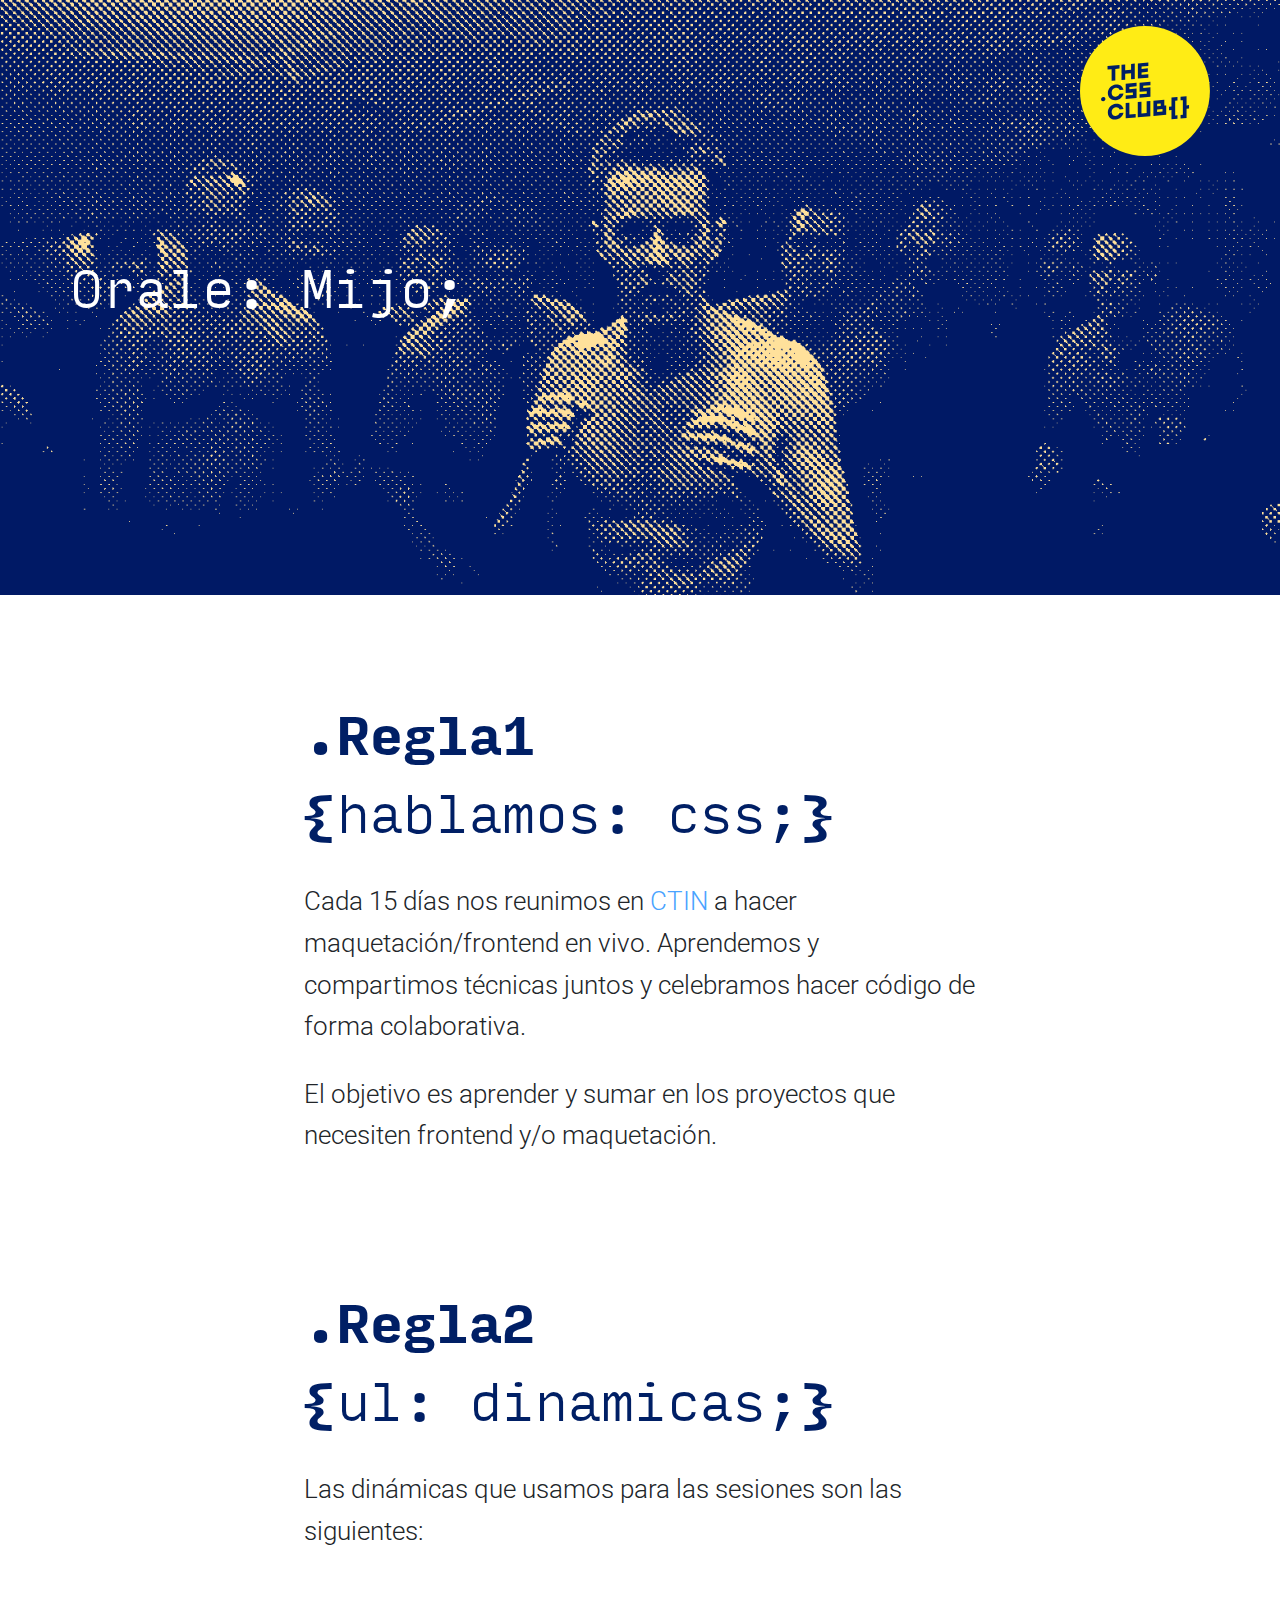
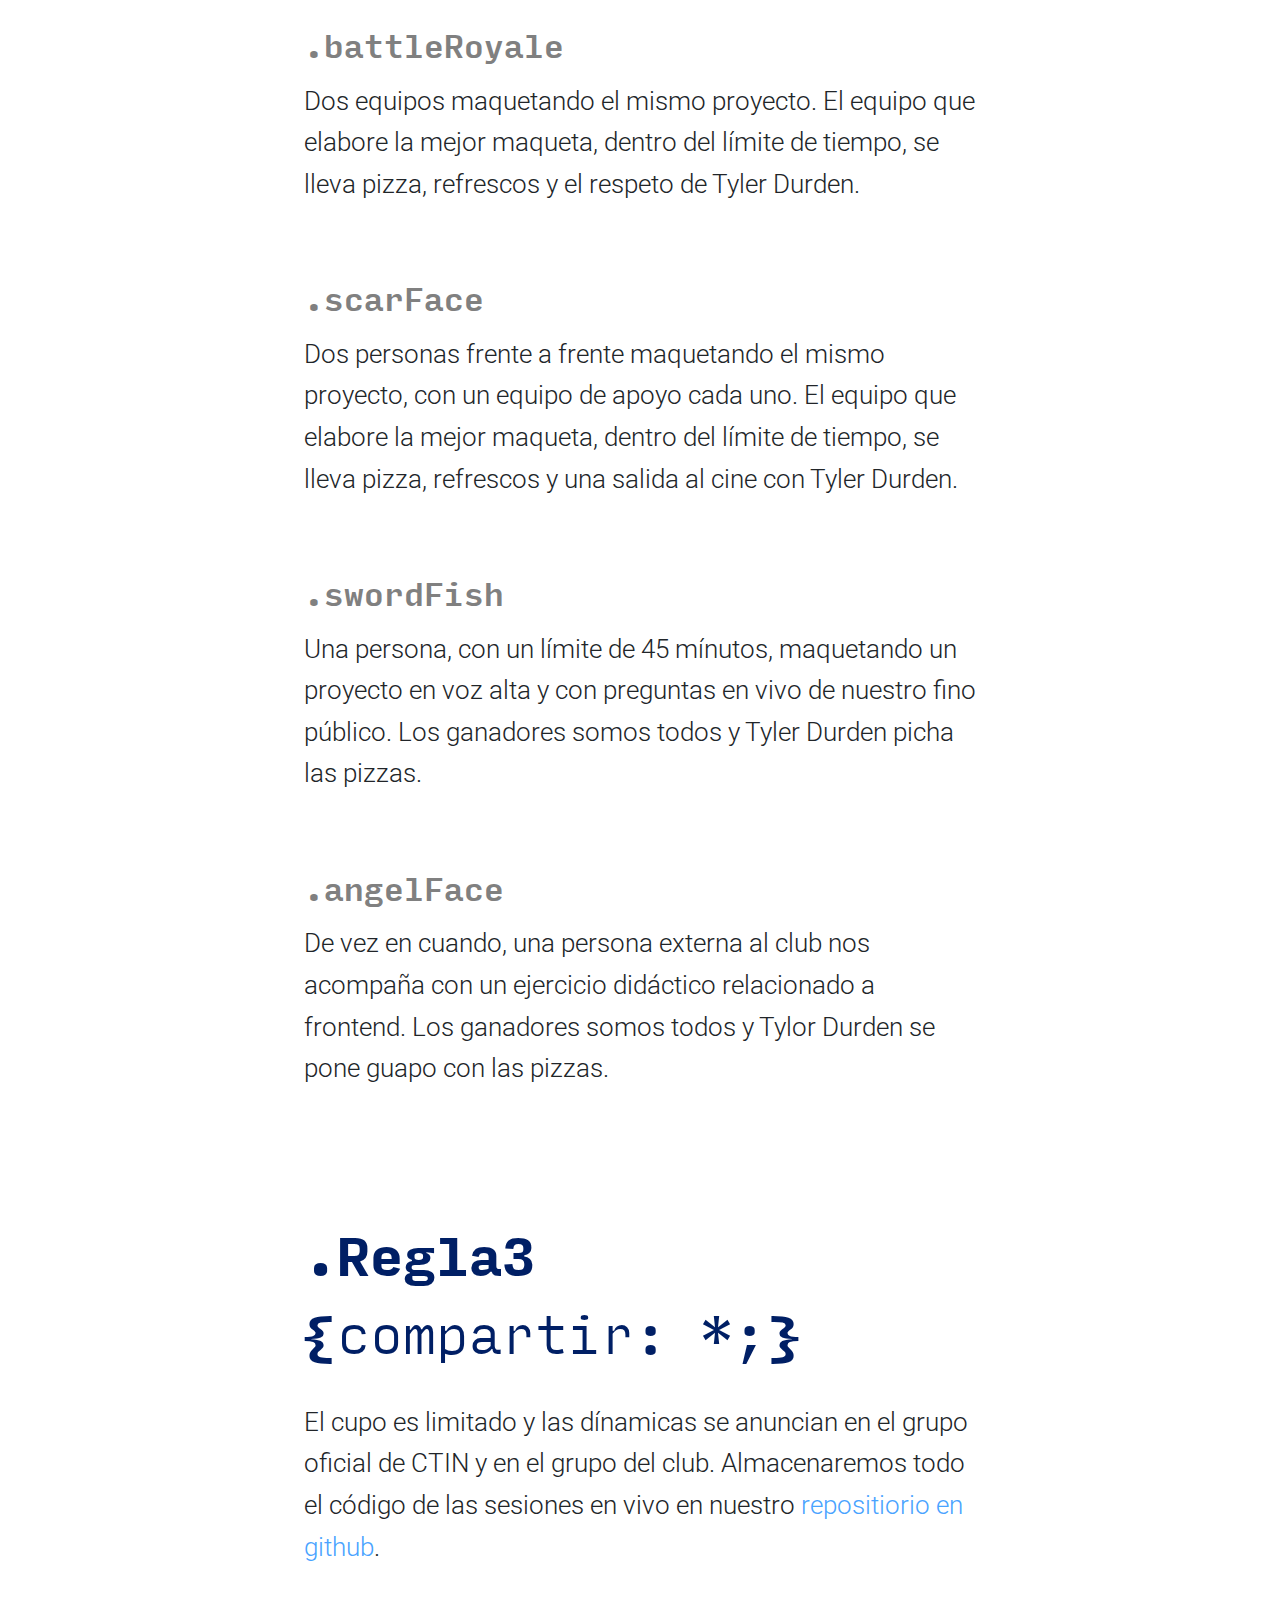
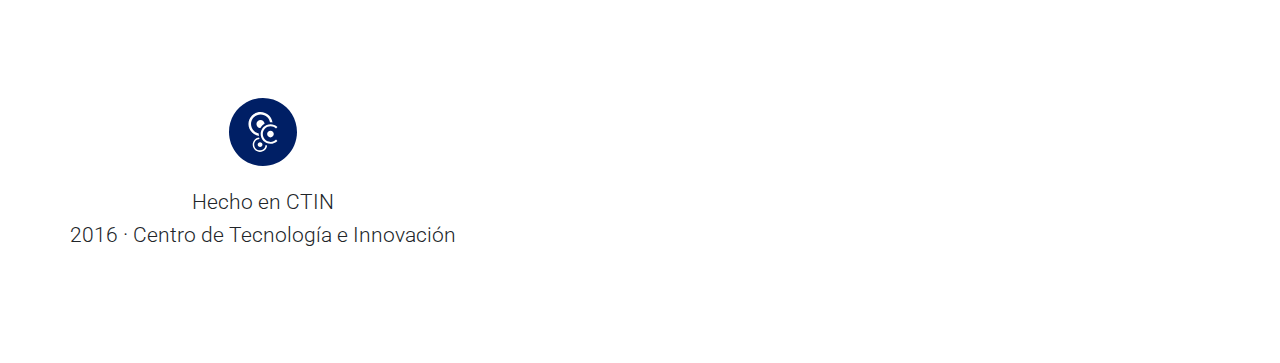
<file: index.html>
<!DOCTYPE html>
<html>
  <head>
    <meta charset="utf-8">
    <meta name="viewport" content="width=device-width, initial-scale=1, maximum-scale=1, user-scalable=no">
    <title>The Css Club</title>
    <link href="https://maxcdn.bootstrapcdn.com/bootstrap/4.0.0-alpha.2/css/bootstrap.min.css" rel="stylesheet">
    <link href="css/style.css" rel="stylesheet">
    <script src="https://code.jquery.com/jquery-1.11.3.js"></script>
    <script src="js/functions.js"></script>
  </head>
  <body>
    <div class="wrap">
      <div class="header container-fluid">
        <div class="header__container container">
          <div class="row"><img src="img/logo.svg" class="logo">
            <h1>Orale: Mijo;</h1>
          </div>
        </div>
      </div>
      <div class="main container">
        <div class="main__container row">
          <div class="ruleset-block ruleset-block--1">
            <div class="ruleset-block__header">
              <h2 class="title">.Regla1<br>{<span>hablamos: css;</span>}</h2>
              <p>Cada 15 días nos reunimos en <a href="htto://www.ctinmx.com" target="_blank">CTIN</a> a hacer maquetación/frontend en vivo. Aprendemos y compartimos técnicas juntos y celebramos hacer código de forma colaborativa.</p>
              <p>El objetivo es aprender y sumar en los proyectos que necesiten frontend y/o maquetación.</p>
            </div>
          </div>
          <div class="ruleset-block ruleset-block--2">
            <div class="ruleset-block__header">
              <h2 class="title">.Regla2<br>{<span>ul: dinamicas;</span>}</h2>
              <p>Las dinámicas que usamos para las sesiones son las siguientes:</p>
            </div>
            <div class="ruleset-block__dynamics">
              <div class="dynamic dynamic--1">
                <h3 class="title">.battleRoyale</h3>
                <p>Dos equipos maquetando el mismo proyecto. El equipo que elabore la mejor maqueta, dentro del límite de tiempo, se lleva pizza, refrescos y el respeto de Tyler Durden.</p>
              </div>
              <div class="dynamic dynamic--2">
                <h3 class="title">.scarFace</h3>
                <p>Dos personas frente a frente maquetando el mismo proyecto, con un equipo de apoyo cada uno. El equipo que elabore la mejor maqueta, dentro del límite de tiempo, se lleva pizza, refrescos y una salida al cine con Tyler Durden.</p>
              </div>
              <div class="dynamic dynamic--3">
                <h3 class="title">.swordFish</h3>
                <p>Una persona, con un límite de 45 mínutos, maquetando un proyecto en voz alta y con preguntas en vivo de nuestro fino público. Los ganadores somos todos y Tyler Durden picha las pizzas.</p>
              </div>
              <div class="dynamic dynamic--4">
                <h3 class="title">.angelFace</h3>
                <p>De vez en cuando, una persona externa al club nos acompaña con un ejercicio didáctico relacionado a frontend. Los ganadores somos todos y Tylor Durden se pone guapo con las pizzas.</p>
              </div>
            </div>
          </div>
          <div class="ruleset-block ruleset-block--3">
            <div class="ruleset-block__header">
              <h2 class="title">.Regla3<br>{<span>compartir: *;</span>}</h2>
              <p>El cupo es limitado y las dínamicas se anuncian en el grupo oficial de CTIN y en el grupo del club. Almacenaremos todo el código de las sesiones en vivo en nuestro <a href="https://github.com/thecssclub" target="_blank">repositiorio en github</a>.</p>
            </div>
          </div>
        </div>
      </div>
      <div class="footer container">
        <div class="footer__container row">
          <div class="colophon"><img src="img/ctin-logo.svg" class="ctin-logo">
            <h4>Hecho en CTIN</h4>
            <h4>2016 · Centro de Tecnología e Innovación</h4>
          </div>
        </div>
      </div>
    </div>
  </body>
</html>
</file>
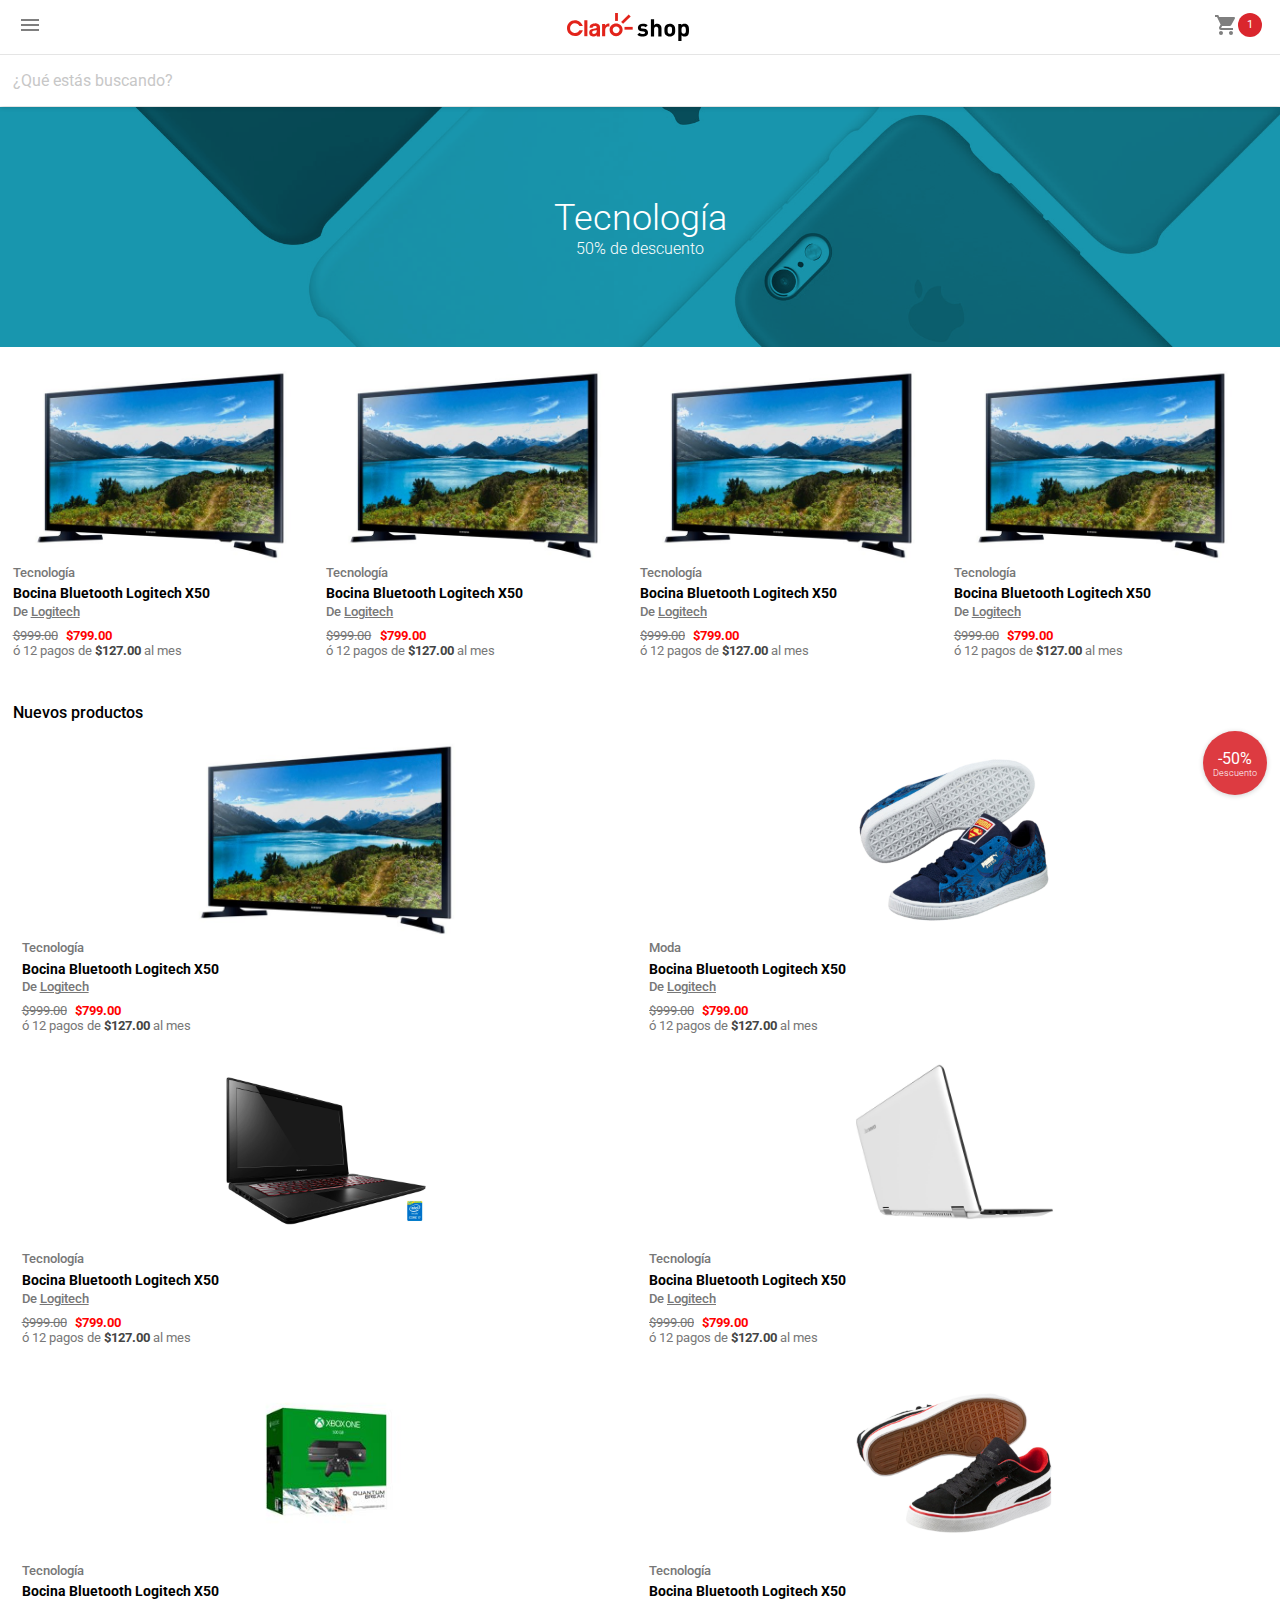
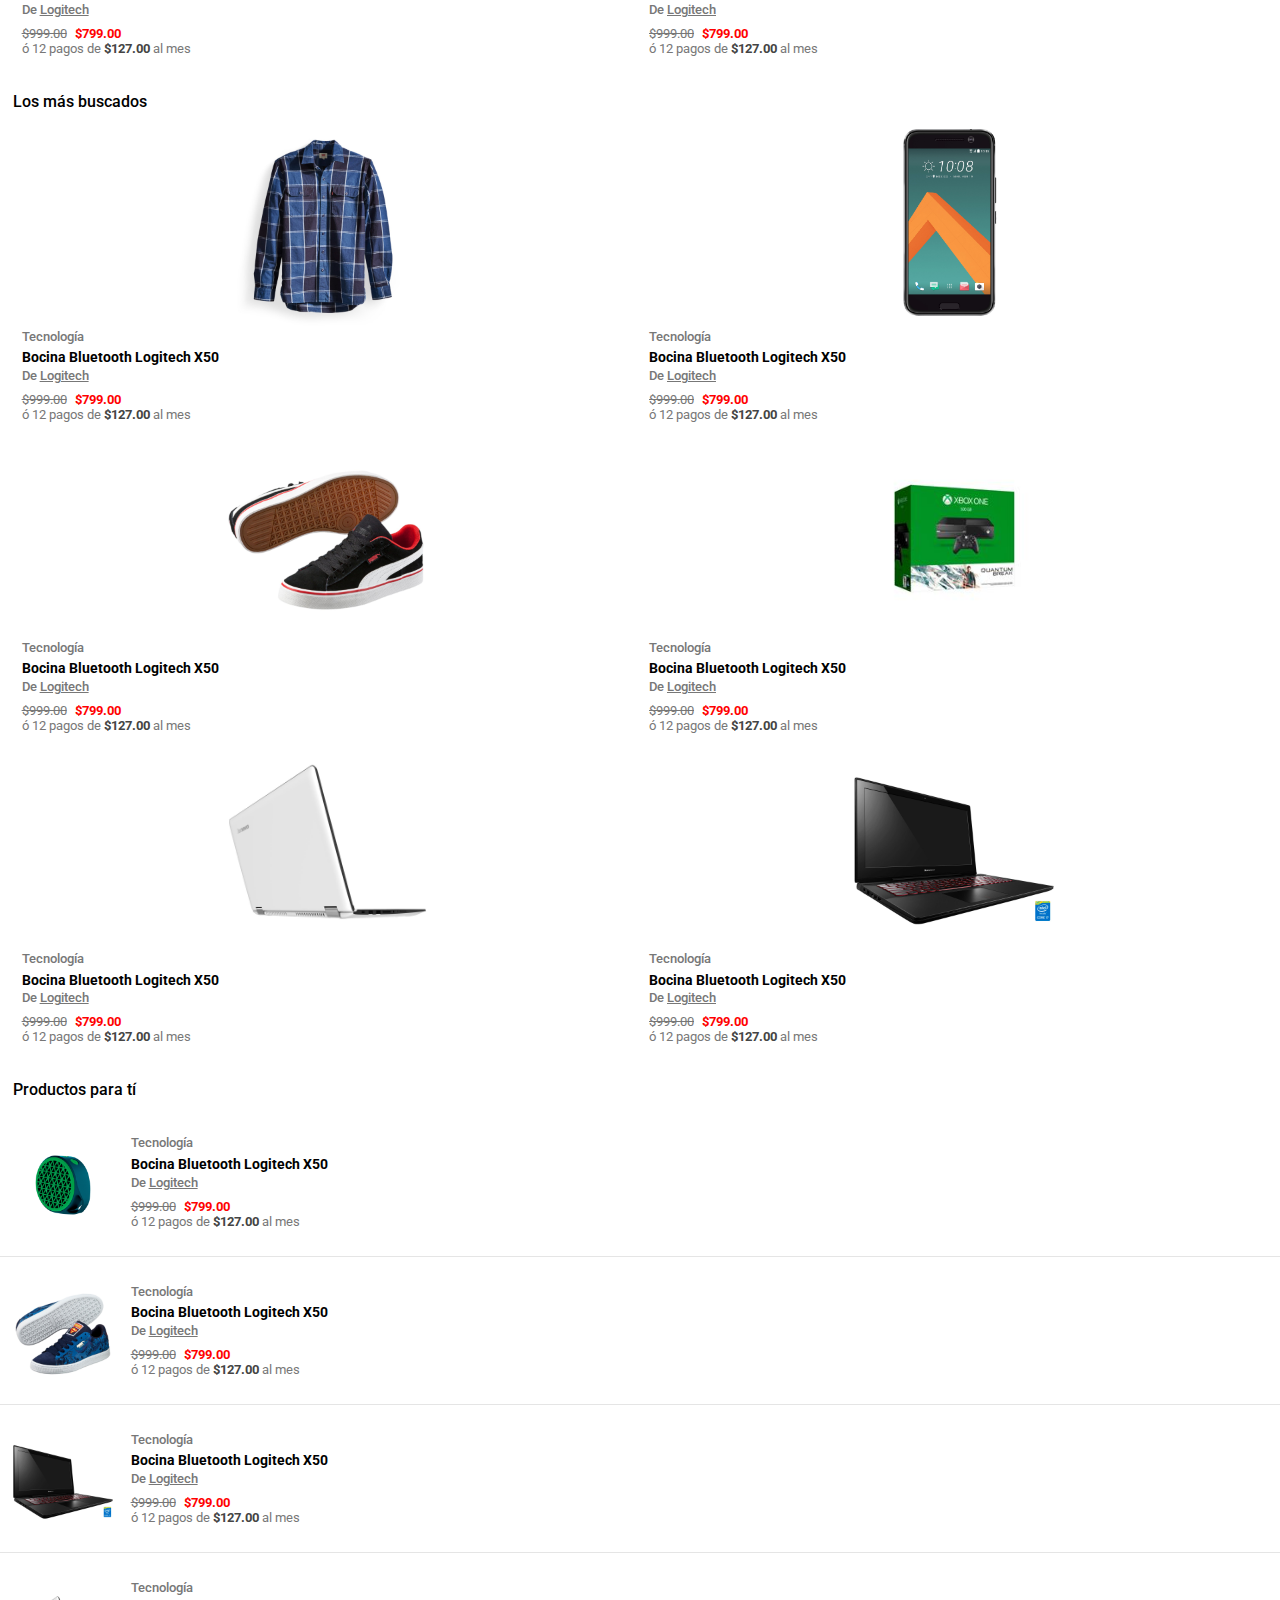
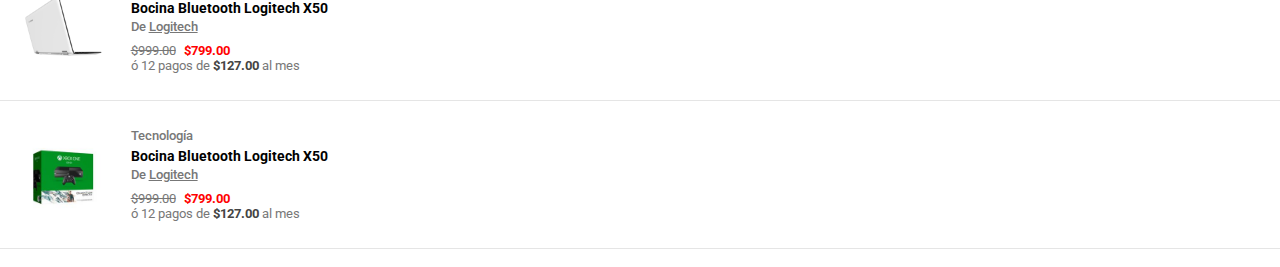
<file: wf/index.html>
<!DOCTYPE html>
<html>
  <head>
    <title>ClaroShop</title>
    <meta charset="utf-8">
    <meta name="viewport" content="width=device-width, initial-scale=1, shrink-to-fit=no">
    <meta http-equiv="x-ua-compatible" content="ie=edge">
    <link rel="stylesheet" href="css/normalize.css" type="text/css">
    <link rel="stylesheet" href="css/style.css" type="text/css">
  </head>
  <body>
    <div class="l-app-bar">
      <div class="l-app-bar__application">
        <!--.l-app-bar__backimg.icon(src="img/back.svg")
        -->
        <div class="l-app-bar__menu"><span class="l-app-bar__menu__handle"><img src="img/menu.svg" class="icon"></span></div>
        <div class="l-app-bar__title"><img src="img/logo.svg" class="icon"></div>
        <div class="l-app-bar__cart"><img src="img/cart.svg" class="icon"><span class="l-app-bar__cart__label"><span class="l-app-bar__cart__label__counter">1</span></span></div>
      </div>
      <div class="l-app-bar__search">
        <input type="search" placeholder="¿Qué estás buscando?">
      </div>
    </div>
    <div class="l-app-menu">
      <div class="l-app-menu__container">
        <ul class="l-app-menu__group">
          <li class="l-app-menu__group__title">Inicio</li>
          <li class="l-app-menu__group__item">Departamentos</li>
          <li class="l-app-menu__group__item">Tiendas</li>
          <li class="l-app-menu__group__item">Ofertas</li>
        </ul>
        <ul class="l-app-menu__group">
          <li class="l-app-menu__group__title">Mi cuenta</li>
          <li class="l-app-menu__group__item">Notificaciones</li>
          <li class="l-app-menu__group__item">Carrito de compras</li>
          <li class="l-app-menu__group__item">Mis pedidos</li>
          <li class="l-app-menu__group__item">Configuración</li>
        </ul>
        <ul class="l-app-menu__group">
          <li class="l-app-menu__group__title">Mi cuenta</li>
          <li class="l-app-menu__group__item">Configuración</li>
          <li class="l-app-menu__group__item">Cerrar sesión</li>
        </ul>
      </div>
    </div>
    <div class="l-app-content">
      <div class="m-super-hero">
        <div style="background-image: url('img/product-shots/iphone-se.png');" class="m-super-hero__slide">
          <div class="m-super-hero__slide__copy">
            <h1 class="m-super-hero__slide__title">Tecnología</h1>
            <p class="m-super-hero__slide__description">50% de descuento</p>
          </div>
        </div>
      </div>
      <div class="m-list--scroller">
        <!--.m-list--sroller__nameh2.m-list--scroller__name__title Nuevos productos
        -->
        <div class="m-list--scroller__container">
          <div class="m-list--scroller__item"><a href="index.html" class="m-list--scroller__link">
              <div class="m-list--scroller__product-shot">
                <div style="background-image: url('img/product-shots/01.jpg');" class="m-list--scroller__product-shot__image"></div>
              </div></a>
            <div class="m-list--scroller__product-dept">
              <div class="m-list--scroller__product-dept__title">Tecnología</div>
            </div>
            <div class="m-list--scroller__product-title">
              <h3 class="m-list--scroller__product-title__title">Bocina Bluetooth Logitech X50</h3>
              <h4 class="m-list--scroller__product-title__brand">De <a href="#">Logitech</a></h4>
            </div>
            <div class="m-list--scroller__product-price">
              <h4 class="m-list--scroller__product-price__older">$999.00</h4>
              <h4 class="m-list--scroller__product-price__current">$799.00</h4>
            </div>
            <div class="m-list--scroller__product-credit">
              <h4 class="m-list--scroller__product-credit__offer">ó 12 pagos de <span class="m-list--grid__product-credit__emphasis">$127.00</span> al mes</h4>
            </div>
            <div class="m-list--scroller__product-description">descripción</div>
            <div class="m-list--scroller__product-metadata">Metadatos</div>
          </div>
          <div class="m-list--scroller__item"><a href="index.html" class="m-list--scroller__link">
              <div class="m-list--scroller__product-shot">
                <div style="background-image: url('img/product-shots/01.jpg');" class="m-list--scroller__product-shot__image"></div>
              </div></a>
            <div class="m-list--scroller__product-dept">
              <div class="m-list--scroller__product-dept__title">Tecnología</div>
            </div>
            <div class="m-list--scroller__product-title">
              <h3 class="m-list--scroller__product-title__title">Bocina Bluetooth Logitech X50</h3>
              <h4 class="m-list--scroller__product-title__brand">De <a href="#">Logitech</a></h4>
            </div>
            <div class="m-list--scroller__product-price">
              <h4 class="m-list--scroller__product-price__older">$999.00</h4>
              <h4 class="m-list--scroller__product-price__current">$799.00</h4>
            </div>
            <div class="m-list--scroller__product-credit">
              <h4 class="m-list--scroller__product-credit__offer">ó 12 pagos de <span class="m-list--grid__product-credit__emphasis">$127.00</span> al mes</h4>
            </div>
            <div class="m-list--scroller__product-description">descripción</div>
            <div class="m-list--scroller__product-metadata">Metadatos</div>
          </div>
          <div class="m-list--scroller__item"><a href="index.html" class="m-list--scroller__link">
              <div class="m-list--scroller__product-shot">
                <div style="background-image: url('img/product-shots/01.jpg');" class="m-list--scroller__product-shot__image"></div>
              </div></a>
            <div class="m-list--scroller__product-dept">
              <div class="m-list--scroller__product-dept__title">Tecnología</div>
            </div>
            <div class="m-list--scroller__product-title">
              <h3 class="m-list--scroller__product-title__title">Bocina Bluetooth Logitech X50</h3>
              <h4 class="m-list--scroller__product-title__brand">De <a href="#">Logitech</a></h4>
            </div>
            <div class="m-list--scroller__product-price">
              <h4 class="m-list--scroller__product-price__older">$999.00</h4>
              <h4 class="m-list--scroller__product-price__current">$799.00</h4>
            </div>
            <div class="m-list--scroller__product-credit">
              <h4 class="m-list--scroller__product-credit__offer">ó 12 pagos de <span class="m-list--grid__product-credit__emphasis">$127.00</span> al mes</h4>
            </div>
            <div class="m-list--scroller__product-description">descripción</div>
            <div class="m-list--scroller__product-metadata">Metadatos</div>
          </div>
          <div class="m-list--scroller__item"><a href="index.html" class="m-list--scroller__link">
              <div class="m-list--scroller__product-shot">
                <div style="background-image: url('img/product-shots/01.jpg');" class="m-list--scroller__product-shot__image"></div>
              </div></a>
            <div class="m-list--scroller__product-dept">
              <div class="m-list--scroller__product-dept__title">Tecnología</div>
            </div>
            <div class="m-list--scroller__product-title">
              <h3 class="m-list--scroller__product-title__title">Bocina Bluetooth Logitech X50</h3>
              <h4 class="m-list--scroller__product-title__brand">De <a href="#">Logitech</a></h4>
            </div>
            <div class="m-list--scroller__product-price">
              <h4 class="m-list--scroller__product-price__older">$999.00</h4>
              <h4 class="m-list--scroller__product-price__current">$799.00</h4>
            </div>
            <div class="m-list--scroller__product-credit">
              <h4 class="m-list--scroller__product-credit__offer">ó 12 pagos de <span class="m-list--grid__product-credit__emphasis">$127.00</span> al mes</h4>
            </div>
            <div class="m-list--scroller__product-description">descripción</div>
            <div class="m-list--scroller__product-metadata">Metadatos</div>
          </div>
        </div>
      </div>
      <ul class="m-list--grid">
        <li class="m-list--grid__name">
          <h2 class="m-list--grid__name__title">Nuevos productos</h2>
        </li>
        <li class="m-list--grid__item"><a href="index.html" class="m-list--grid__link">
            <div class="m-list--grid__product-shot">
              <div style="background-image: url('img/product-shots/01.jpg');" class="m-list--grid__product-shot__image"></div>
            </div></a>
          <div class="m-list--grid__product-dept">
            <div class="m-list--grid__product-dept__title">Tecnología</div>
          </div>
          <div class="m-list--grid__product-title">
            <h3 class="m-list--grid__product-title__title">Bocina Bluetooth Logitech X50</h3>
            <h4 class="m-list--grid__product-title__brand">De <a href="#">Logitech</a></h4>
          </div>
          <div class="m-list--grid__product-price">
            <h4 class="m-list--grid__product-price__older">$999.00</h4>
            <h4 class="m-list--grid__product-price__current">$799.00</h4>
          </div>
          <div class="m-list--grid__product-credit">
            <h4 class="m-list--grid__product-credit__offer">ó 12 pagos de <span class="m-list--grid__product-credit__emphasis">$127.00</span> al mes</h4>
          </div>
          <div class="m-list--grid__product-description">descripción</div>
          <div class="m-list--grid__product-metadata">Metadatos</div>
        </li>
        <li class="m-list--grid__item">
          <div class="m-list--grid__offer"><span class="m-list--grid__offer__container"><span class="m-list--grid__offfer__amount">-50%</span><span class="m-list--grid__offfer__tag">Descuento</span></span></div><a href="#" class="m-list--grid__link">
            <div class="m-list--grid__product-shot">
              <div style="background-image: url('img/product-shots/02.jpg');" class="m-list--grid__product-shot__image"></div>
            </div>
            <div class="m-list--grid__product-dept">
              <div class="m-list--grid__product-dept__title">Moda</div>
            </div>
            <div class="m-list--grid__product-title">
              <h3 class="m-list--grid__product-title__title">Bocina Bluetooth Logitech X50</h3>
              <h4 class="m-list--grid__product-title__brand">De <a href="#">Logitech</a></h4>
            </div>
            <div class="m-list--grid__product-price">
              <h4 class="m-list--grid__product-price__older">$999.00</h4>
              <h4 class="m-list--grid__product-price__current">$799.00</h4>
            </div>
            <div class="m-list--grid__product-credit">
              <h4 class="m-list--grid__product-credit__offer">ó 12 pagos de <span class="m-list--grid__product-credit__emphasis">$127.00</span> al mes</h4>
            </div>
            <div class="m-list--grid__product-description">descripción</div>
            <div class="m-list--grid__product-metadata">Metadatos</div></a>
        </li>
        <li class="m-list--grid__item"><a href="#" class="m-list--grid__link">
            <div class="m-list--grid__product-shot">
              <div style="background-image: url('img/product-shots/03.jpg');" class="m-list--grid__product-shot__image"></div>
            </div>
            <div class="m-list--grid__product-dept">
              <div class="m-list--grid__product-dept__title">Tecnología</div>
            </div>
            <div class="m-list--grid__product-title">
              <h3 class="m-list--grid__product-title__title">Bocina Bluetooth Logitech X50</h3>
              <h4 class="m-list--grid__product-title__brand">De <a href="#">Logitech</a></h4>
            </div>
            <div class="m-list--grid__product-price">
              <h4 class="m-list--grid__product-price__older">$999.00</h4>
              <h4 class="m-list--grid__product-price__current">$799.00</h4>
            </div>
            <div class="m-list--grid__product-credit">
              <h4 class="m-list--grid__product-credit__offer">ó 12 pagos de <span class="m-list--grid__product-credit__emphasis">$127.00</span> al mes</h4>
            </div>
            <div class="m-list--grid__product-description">descripción</div>
            <div class="m-list--grid__product-metadata">Metadatos</div></a></li>
        <li class="m-list--grid__item"><a href="#" class="m-list--grid__link">
            <div class="m-list--grid__product-shot">
              <div style="background-image: url('img/product-shots/04.jpg');" class="m-list--grid__product-shot__image"></div>
            </div>
            <div class="m-list--grid__product-dept">
              <div class="m-list--grid__product-dept__title">Tecnología</div>
            </div>
            <div class="m-list--grid__product-title">
              <h3 class="m-list--grid__product-title__title">Bocina Bluetooth Logitech X50</h3>
              <h4 class="m-list--grid__product-title__brand">De <a href="#">Logitech</a></h4>
            </div>
            <div class="m-list--grid__product-price">
              <h4 class="m-list--grid__product-price__older">$999.00</h4>
              <h4 class="m-list--grid__product-price__current">$799.00</h4>
            </div>
            <div class="m-list--grid__product-credit">
              <h4 class="m-list--grid__product-credit__offer">ó 12 pagos de <span class="m-list--grid__product-credit__emphasis">$127.00</span> al mes</h4>
            </div>
            <div class="m-list--grid__product-description">descripción</div>
            <div class="m-list--grid__product-metadata">Metadatos</div></a></li>
        <li class="m-list--grid__item"><a href="#" class="m-list--grid__link">
            <div class="m-list--grid__product-shot">
              <div style="background-image: url('img/product-shots/05.jpg');" class="m-list--grid__product-shot__image"></div>
            </div>
            <div class="m-list--grid__product-dept">
              <div class="m-list--grid__product-dept__title">Tecnología</div>
            </div>
            <div class="m-list--grid__product-title">
              <h3 class="m-list--grid__product-title__title">Bocina Bluetooth Logitech X50</h3>
              <h4 class="m-list--grid__product-title__brand">De <a href="#">Logitech</a></h4>
            </div>
            <div class="m-list--grid__product-price">
              <h4 class="m-list--grid__product-price__older">$999.00</h4>
              <h4 class="m-list--grid__product-price__current">$799.00</h4>
            </div>
            <div class="m-list--grid__product-credit">
              <h4 class="m-list--grid__product-credit__offer">ó 12 pagos de <span class="m-list--grid__product-credit__emphasis">$127.00</span> al mes</h4>
            </div>
            <div class="m-list--grid__product-description">descripción</div>
            <div class="m-list--grid__product-metadata">Metadatos</div></a></li>
        <li class="m-list--grid__item"><a href="#" class="m-list--grid__link">
            <div class="m-list--grid__product-shot">
              <div style="background-image: url('img/product-shots/06.jpg');" class="m-list--grid__product-shot__image"></div>
            </div>
            <div class="m-list--grid__product-dept">
              <div class="m-list--grid__product-dept__title">Tecnología</div>
            </div>
            <div class="m-list--grid__product-title">
              <h3 class="m-list--grid__product-title__title">Bocina Bluetooth Logitech X50</h3>
              <h4 class="m-list--grid__product-title__brand">De <a href="#">Logitech</a></h4>
            </div>
            <div class="m-list--grid__product-price">
              <h4 class="m-list--grid__product-price__older">$999.00</h4>
              <h4 class="m-list--grid__product-price__current">$799.00</h4>
            </div>
            <div class="m-list--grid__product-credit">
              <h4 class="m-list--grid__product-credit__offer">ó 12 pagos de <span class="m-list--grid__product-credit__emphasis">$127.00</span> al mes</h4>
            </div>
            <div class="m-list--grid__product-description">descripción</div>
            <div class="m-list--grid__product-metadata">Metadatos</div></a></li>
      </ul>
      <ul class="m-list--grid">
        <li class="m-list--grid__name">
          <h2 class="m-list--grid__name__title">Los más buscados</h2>
        </li>
        <li class="m-list--grid__item">
          <div class="m-list--grid__product-shot">
            <div style="background-image: url('img/product-shots/08.jpg');" class="m-list--grid__product-shot__image"></div>
          </div>
          <div class="m-list--grid__product-dept">
            <div class="m-list--grid__product-dept__title">Tecnología</div>
          </div>
          <div class="m-list--grid__product-title">
            <h3 class="m-list--grid__product-title__title">Bocina Bluetooth Logitech X50</h3>
            <h4 class="m-list--grid__product-title__brand">De <a href="#">Logitech</a></h4>
          </div>
          <div class="m-list--grid__product-price">
            <h4 class="m-list--grid__product-price__older">$999.00</h4>
            <h4 class="m-list--grid__product-price__current">$799.00</h4>
          </div>
          <div class="m-list--grid__product-credit">
            <h4 class="m-list--grid__product-credit__offer">ó 12 pagos de <span class="m-list--grid__product-credit__emphasis">$127.00</span> al mes</h4>
          </div>
          <div class="m-list--grid__product-description">descripción</div>
          <div class="m-list--grid__product-metadata">Metadatos</div>
        </li>
        <li class="m-list--grid__item">
          <div class="m-list--grid__product-shot">
            <div style="background-image: url('img/product-shots/07.jpg');" class="m-list--grid__product-shot__image"></div>
          </div>
          <div class="m-list--grid__product-dept">
            <div class="m-list--grid__product-dept__title">Tecnología</div>
          </div>
          <div class="m-list--grid__product-title">
            <h3 class="m-list--grid__product-title__title">Bocina Bluetooth Logitech X50</h3>
            <h4 class="m-list--grid__product-title__brand">De <a href="#">Logitech</a></h4>
          </div>
          <div class="m-list--grid__product-price">
            <h4 class="m-list--grid__product-price__older">$999.00</h4>
            <h4 class="m-list--grid__product-price__current">$799.00</h4>
          </div>
          <div class="m-list--grid__product-credit">
            <h4 class="m-list--grid__product-credit__offer">ó 12 pagos de <span class="m-list--grid__product-credit__emphasis">$127.00</span> al mes</h4>
          </div>
          <div class="m-list--grid__product-description">descripción</div>
          <div class="m-list--grid__product-metadata">Metadatos</div>
        </li>
        <li class="m-list--grid__item">
          <div class="m-list--grid__product-shot">
            <div style="background-image: url('img/product-shots/06.jpg');" class="m-list--grid__product-shot__image"></div>
          </div>
          <div class="m-list--grid__product-dept">
            <div class="m-list--grid__product-dept__title">Tecnología</div>
          </div>
          <div class="m-list--grid__product-title">
            <h3 class="m-list--grid__product-title__title">Bocina Bluetooth Logitech X50</h3>
            <h4 class="m-list--grid__product-title__brand">De <a href="#">Logitech</a></h4>
          </div>
          <div class="m-list--grid__product-price">
            <h4 class="m-list--grid__product-price__older">$999.00</h4>
            <h4 class="m-list--grid__product-price__current">$799.00</h4>
          </div>
          <div class="m-list--grid__product-credit">
            <h4 class="m-list--grid__product-credit__offer">ó 12 pagos de <span class="m-list--grid__product-credit__emphasis">$127.00</span> al mes</h4>
          </div>
          <div class="m-list--grid__product-description">descripción</div>
          <div class="m-list--grid__product-metadata">Metadatos</div>
        </li>
        <li class="m-list--grid__item">
          <div class="m-list--grid__product-shot">
            <div style="background-image: url('img/product-shots/05.jpg');" class="m-list--grid__product-shot__image"></div>
          </div>
          <div class="m-list--grid__product-dept">
            <div class="m-list--grid__product-dept__title">Tecnología</div>
          </div>
          <div class="m-list--grid__product-title">
            <h3 class="m-list--grid__product-title__title">Bocina Bluetooth Logitech X50</h3>
            <h4 class="m-list--grid__product-title__brand">De <a href="#">Logitech</a></h4>
          </div>
          <div class="m-list--grid__product-price">
            <h4 class="m-list--grid__product-price__older">$999.00</h4>
            <h4 class="m-list--grid__product-price__current">$799.00</h4>
          </div>
          <div class="m-list--grid__product-credit">
            <h4 class="m-list--grid__product-credit__offer">ó 12 pagos de <span class="m-list--grid__product-credit__emphasis">$127.00</span> al mes</h4>
          </div>
          <div class="m-list--grid__product-description">descripción</div>
          <div class="m-list--grid__product-metadata">Metadatos</div>
        </li>
        <li class="m-list--grid__item">
          <div class="m-list--grid__product-shot">
            <div style="background-image: url('img/product-shots/04.jpg');" class="m-list--grid__product-shot__image"></div>
          </div>
          <div class="m-list--grid__product-dept">
            <div class="m-list--grid__product-dept__title">Tecnología</div>
          </div>
          <div class="m-list--grid__product-title">
            <h3 class="m-list--grid__product-title__title">Bocina Bluetooth Logitech X50</h3>
            <h4 class="m-list--grid__product-title__brand">De <a href="#">Logitech</a></h4>
          </div>
          <div class="m-list--grid__product-price">
            <h4 class="m-list--grid__product-price__older">$999.00</h4>
            <h4 class="m-list--grid__product-price__current">$799.00</h4>
          </div>
          <div class="m-list--grid__product-credit">
            <h4 class="m-list--grid__product-credit__offer">ó 12 pagos de <span class="m-list--grid__product-credit__emphasis">$127.00</span> al mes</h4>
          </div>
          <div class="m-list--grid__product-description">descripción</div>
          <div class="m-list--grid__product-metadata">Metadatos</div>
        </li>
        <li class="m-list--grid__item">
          <div class="m-list--grid__product-shot">
            <div style="background-image: url('img/product-shots/03.jpg');" class="m-list--grid__product-shot__image"></div>
          </div>
          <div class="m-list--grid__product-dept">
            <div class="m-list--grid__product-dept__title">Tecnología</div>
          </div>
          <div class="m-list--grid__product-title">
            <h3 class="m-list--grid__product-title__title">Bocina Bluetooth Logitech X50</h3>
            <h4 class="m-list--grid__product-title__brand">De <a href="#">Logitech</a></h4>
          </div>
          <div class="m-list--grid__product-price">
            <h4 class="m-list--grid__product-price__older">$999.00</h4>
            <h4 class="m-list--grid__product-price__current">$799.00</h4>
          </div>
          <div class="m-list--grid__product-credit">
            <h4 class="m-list--grid__product-credit__offer">ó 12 pagos de <span class="m-list--grid__product-credit__emphasis">$127.00</span> al mes</h4>
          </div>
          <div class="m-list--grid__product-description">descripción</div>
          <div class="m-list--grid__product-metadata">Metadatos</div>
        </li>
      </ul>
      <ul class="m-list--basic">
        <li class="m-list--basic__name">
          <h2 class="m-list--basic__name__title">Productos para tí</h2>
        </li>
        <li class="m-list--basic__item"><a href="#" class="m-list--basic__link">
            <div class="m-list--basic__product-shot">
              <div style="background-image: url('img/product-shots/01.png');" class="m-list--basic__product-shot__image"></div>
            </div>
            <div class="m-list--basic__product-dept">
              <div class="m-list--basic__product-dept__title">Tecnología</div>
            </div>
            <div class="m-list--basic__product-title">
              <h3 class="m-list--basic__product-title__title">Bocina Bluetooth Logitech X50</h3>
              <h4 class="m-list--grid__product-title__brand">De <a href="#">Logitech</a></h4>
            </div>
            <div class="m-list--basic__product-price">
              <h4 class="m-list--basic__product-price__older">$999.00</h4>
              <h4 class="m-list--basic__product-price__current">$799.00</h4>
            </div>
            <div class="m-list--basic__product-credit">
              <h4 class="m-list--basic__product-credit__offer">ó 12 pagos de <span class="m-list--grid__product-credit__emphasis">$127.00</span> al mes</h4>
            </div>
            <div class="m-list--basic__product-description">descripción</div>
            <div class="m-list--basic__product-metadata">Metadatos</div></a></li>
        <li class="m-list--basic__item"><a href="#" class="m-list--basic__link">
            <div class="m-list--basic__product-shot">
              <div style="background-image: url('img/product-shots/02.jpg');" class="m-list--basic__product-shot__image"></div>
            </div>
            <div class="m-list--basic__product-dept">
              <div class="m-list--basic__product-dept__title">Tecnología</div>
            </div>
            <div class="m-list--basic__product-title">
              <h3 class="m-list--basic__product-title__title">Bocina Bluetooth Logitech X50</h3>
              <h4 class="m-list--grid__product-title__brand">De <a href="#">Logitech</a></h4>
            </div>
            <div class="m-list--basic__product-price">
              <h4 class="m-list--basic__product-price__older">$999.00</h4>
              <h4 class="m-list--basic__product-price__current">$799.00</h4>
            </div>
            <div class="m-list--basic__product-credit">
              <h4 class="m-list--basic__product-credit__offer">ó 12 pagos de <span class="m-list--grid__product-credit__emphasis">$127.00</span> al mes</h4>
            </div>
            <div class="m-list--basic__product-description">descripción</div>
            <div class="m-list--basic__product-metadata">Metadatos</div></a></li>
        <li class="m-list--basic__item"><a href="#" class="m-list--basic__link">
            <div class="m-list--basic__product-shot">
              <div style="background-image: url('img/product-shots/03.jpg');" class="m-list--basic__product-shot__image"></div>
            </div>
            <div class="m-list--basic__product-dept">
              <div class="m-list--basic__product-dept__title">Tecnología</div>
            </div>
            <div class="m-list--basic__product-title">
              <h3 class="m-list--basic__product-title__title">Bocina Bluetooth Logitech X50</h3>
              <h4 class="m-list--grid__product-title__brand">De <a href="#">Logitech</a></h4>
            </div>
            <div class="m-list--basic__product-price">
              <h4 class="m-list--basic__product-price__older">$999.00</h4>
              <h4 class="m-list--basic__product-price__current">$799.00</h4>
            </div>
            <div class="m-list--basic__product-credit">
              <h4 class="m-list--basic__product-credit__offer">ó 12 pagos de <span class="m-list--grid__product-credit__emphasis">$127.00</span> al mes</h4>
            </div>
            <div class="m-list--basic__product-description">descripción</div>
            <div class="m-list--basic__product-metadata">Metadatos</div></a></li>
        <li class="m-list--basic__item"><a href="#" class="m-list--basic__link">
            <div class="m-list--basic__product-shot">
              <div style="background-image: url('img/product-shots/04.jpg');" class="m-list--basic__product-shot__image"></div>
            </div>
            <div class="m-list--basic__product-dept">
              <div class="m-list--basic__product-dept__title">Tecnología</div>
            </div>
            <div class="m-list--basic__product-title">
              <h3 class="m-list--basic__product-title__title">Bocina Bluetooth Logitech X50</h3>
              <h4 class="m-list--grid__product-title__brand">De <a href="#">Logitech</a></h4>
            </div>
            <div class="m-list--basic__product-price">
              <h4 class="m-list--basic__product-price__older">$999.00</h4>
              <h4 class="m-list--basic__product-price__current">$799.00</h4>
            </div>
            <div class="m-list--basic__product-credit">
              <h4 class="m-list--basic__product-credit__offer">ó 12 pagos de <span class="m-list--grid__product-credit__emphasis">$127.00</span> al mes</h4>
            </div>
            <div class="m-list--basic__product-description">descripción</div>
            <div class="m-list--basic__product-metadata">Metadatos</div></a></li>
        <li class="m-list--basic__item"><a href="#" class="m-list--basic__link">
            <div class="m-list--basic__product-shot">
              <div style="background-image: url('img/product-shots/05.jpg');" class="m-list--basic__product-shot__image"></div>
            </div>
            <div class="m-list--basic__product-dept">
              <div class="m-list--basic__product-dept__title">Tecnología</div>
            </div>
            <div class="m-list--basic__product-title">
              <h3 class="m-list--basic__product-title__title">Bocina Bluetooth Logitech X50</h3>
              <h4 class="m-list--grid__product-title__brand">De <a href="#">Logitech</a></h4>
            </div>
            <div class="m-list--basic__product-price">
              <h4 class="m-list--basic__product-price__older">$999.00</h4>
              <h4 class="m-list--basic__product-price__current">$799.00</h4>
            </div>
            <div class="m-list--basic__product-credit">
              <h4 class="m-list--basic__product-credit__offer">ó 12 pagos de <span class="m-list--grid__product-credit__emphasis">$127.00</span> al mes</h4>
            </div>
            <div class="m-list--basic__product-description">descripción</div>
            <div class="m-list--basic__product-metadata">Metadatos</div></a></li>
      </ul>
    </div>
    <script src="js/jquery.min.js"></script>
    <script src="js/scripts.js"></script>
  </body>
</html>
</file>
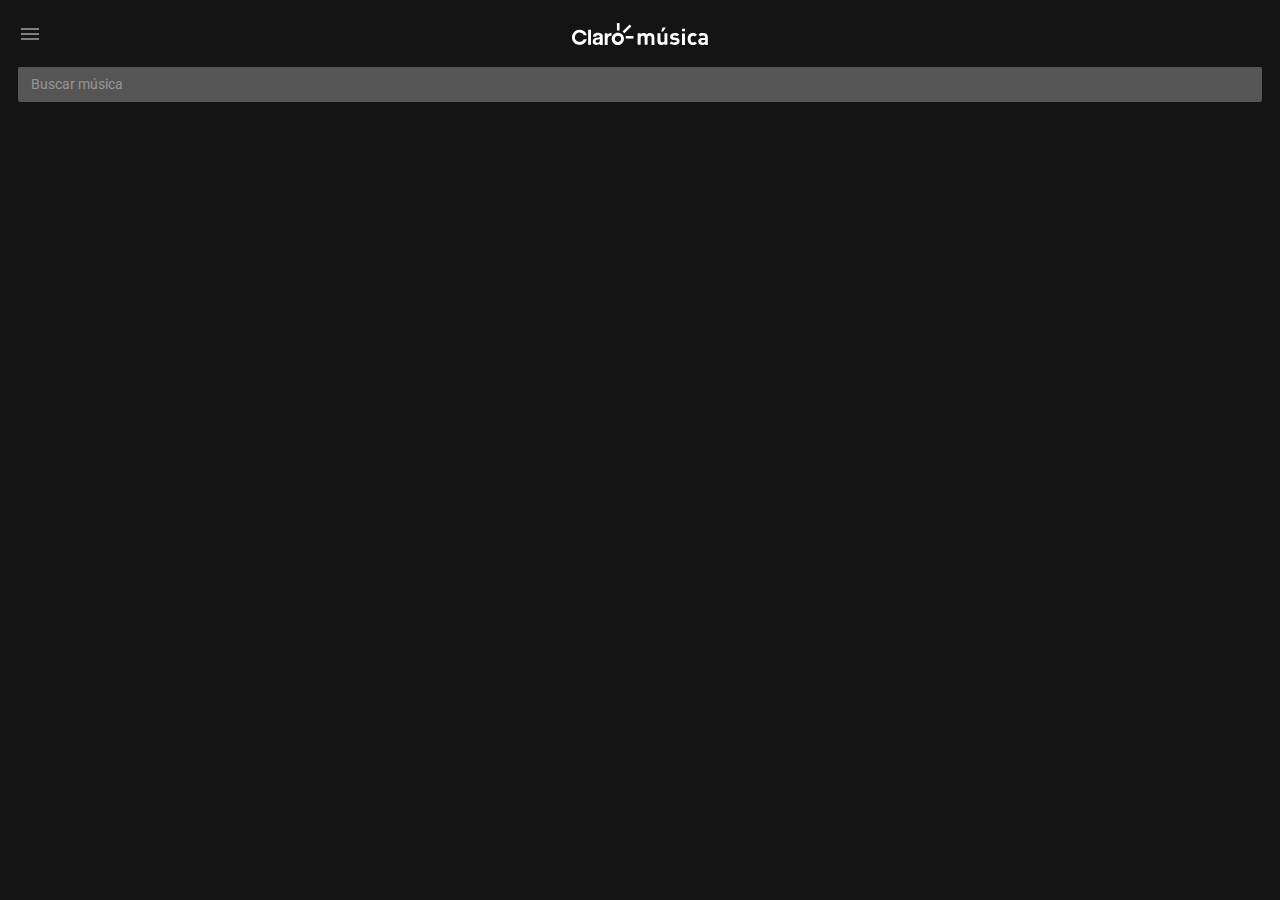
<file: wf2/index.html>
<!DOCTYPE html>
<html>
  <head>
    <title>ClaroShop</title>
    <meta charset="utf-8">
    <meta name="viewport" content="width=device-width, initial-scale=1, shrink-to-fit=no">
    <meta http-equiv="x-ua-compatible" content="ie=edge">
    <link rel="stylesheet" href="css/normalize.css" type="text/css">
    <link rel="stylesheet" href="css/style.css" type="text/css">
  </head>
  <body>
    <div class="l-app-bar">
      <div class="l-app-bar__head">
        <div class="l-app-bar__menu"><img src="img/menu.svg" class="icon l-app-bar__menu__handle"></div>
        <div class="l-app-bar__title"><img src="img/logo.svg" class="icon"></div>
        <div class="l-app-bar__cart">
          <!--img.icon(src="img/menu.svg")-->
        </div>
      </div>
      <div class="l-app-bar__search">
        <input type="search" placeholder="Buscar música">
      </div>
    </div>
    <div class="l-app-content">
      <div class="m-welcome"></div>
      <div class="m-scrollerView"></div>
      <div class="m-gridView"></div>
    </div>
    <script src="js/jquery.min.js"></script>
    <script src="js/scripts.js"></script>
  </body>
</html>
</file>
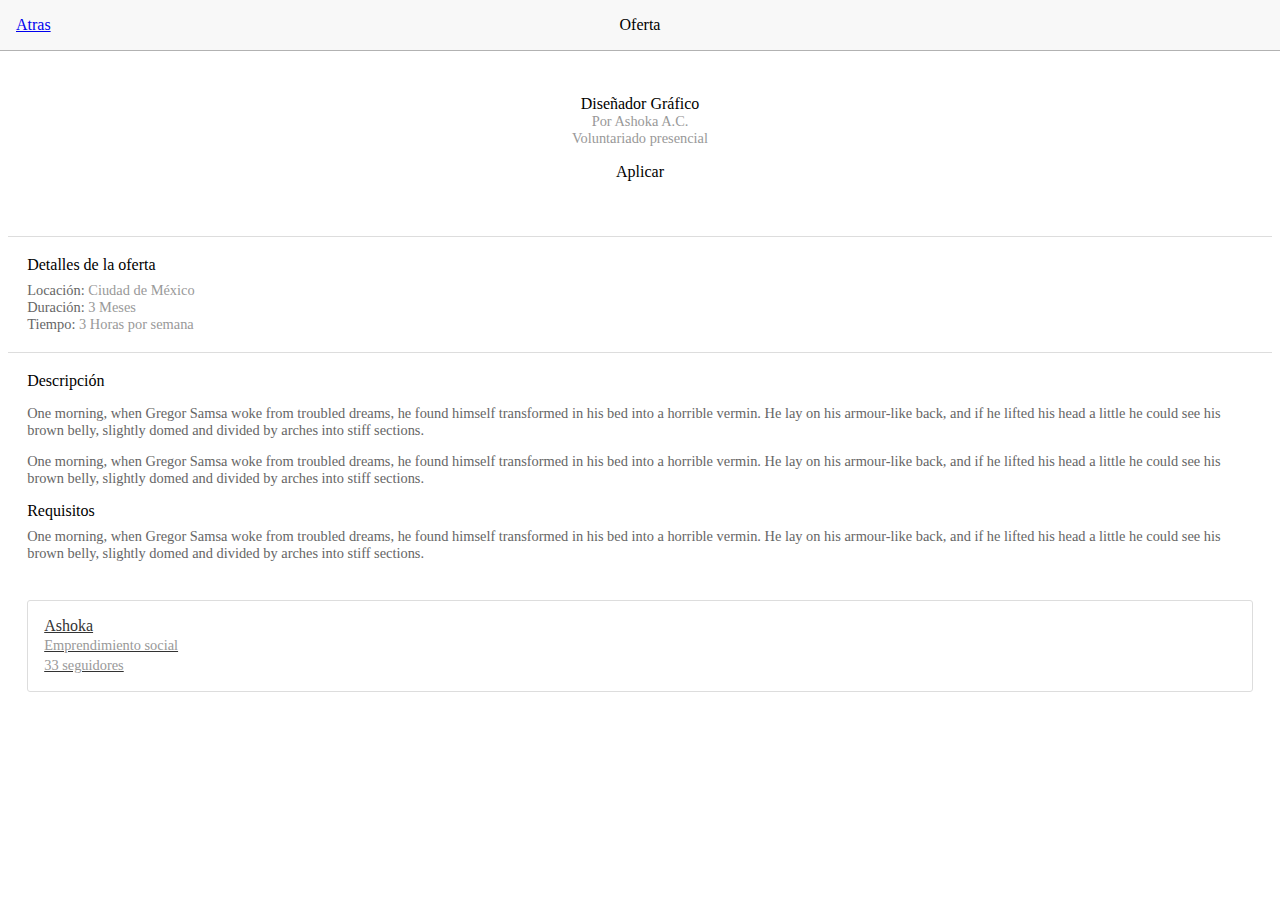
<file: wf3/causas-ficha.html>
<!DOCTYPE html><html><head><title>Appuntate</title><meta charset="utf-8"><meta name="viewport" content="width=device-width, initial-scale=1, shrink-to-fit=no"><meta http-equiv="x-ua-compatible" conteant="ie=edge"><link href="https://maxcdn.bootstrapcdn.com/bootstrap/4.0.0-alpha.2/css/bootstrap.min.css" rel="stylesheet" integrity="sha384-y3tfxAZXuh4HwSYylfB+J125MxIs6mR5FOHamPBG064zB+AFeWH94NdvaCBm8qnd" crossorigin="anonymous"><link href="https://maxcdn.bootstrapcdn.com/font-awesome/4.6.1/css/font-awesome.min.css" rel="stylesheet" integrity="sha384-hQpvDQiCJaD2H465dQfA717v7lu5qHWtDbWNPvaTJ0ID5xnPUlVXnKzq7b8YUkbN" crossorigin="anonymous"><link rel="stylesheet" href="css/style.css" type="text/css"></head><body><div class="navigation-bar"><div class="navigation-bar__primary"><a href="javascript:history.back()">Atras</a></div><div class="navigation-bar__title">Oferta</div><div class="navigation-bar__secondary"> </div></div><div class="content"><div class="content__inset"><div class="m-detail"><div class="m-detail__offer"><div class="m-detail__offer__name">Diseñador Gráfico</div><div class="m-detail__offer__asc">Por Ashoka A.C.</div><div class="m-detail__offer__location">Voluntariado presencial</div><div class="m-detail__profile__apply"><div class="btn btn-primary-outline btn-block">Aplicar</div></div></div><div class="m-detail__data"><div class="m-detail__description__heading">Detalles de la oferta</div><div class="m-detail__offer__type"><span>Locación:  </span><span class="emphasis">Ciudad de México</span></div><div class="m-detail__offer__date"><span>Duración: </span><span class="emphasis">3 Meses</span></div><div class="m-detail__offer__hours"><span>Tiempo: </span><span class="emphasis">3 Horas por semana</span></div></div><div class="m-detail__description"><div class="m-detail__description__heading">Descripción</div><p class="m-detail__description__text">One morning, when Gregor Samsa woke from troubled dreams, he found himself transformed in his bed into a horrible vermin. He lay on his armour-like back, and if he lifted his head a little he could see his brown belly, slightly domed and divided by arches into stiff sections.</p><p class="m-detail__description__text">One morning, when Gregor Samsa woke from troubled dreams, he found himself transformed in his bed into a horrible vermin. He lay on his armour-like back, and if he lifted his head a little he could see his brown belly, slightly domed and divided by arches into stiff sections.</p><div class="m-detail__description__heading">Requisitos</div><p class="m-detail__description__text">One morning, when Gregor Samsa woke from troubled dreams, he found himself transformed in his bed into a horrible vermin. He lay on his armour-like back, and if he lifted his head a little he could see his brown belly, slightly domed and divided by arches into stiff sections.</p></div><ul class="m-detail__list-group"><li class="m-detail__list-group__item"><a href="fundaciones-ficha.html"><div class="m-detail__list-group__item__heading">Ashoka</div><div class="m-detail__list-group__item__text">Emprendimiento social</div><div class="m-detail__list-group__item__text">33 seguidores</div><i class="fa fa-caret-right"></i></a></li></ul></div></div></div></body></html>
</file>
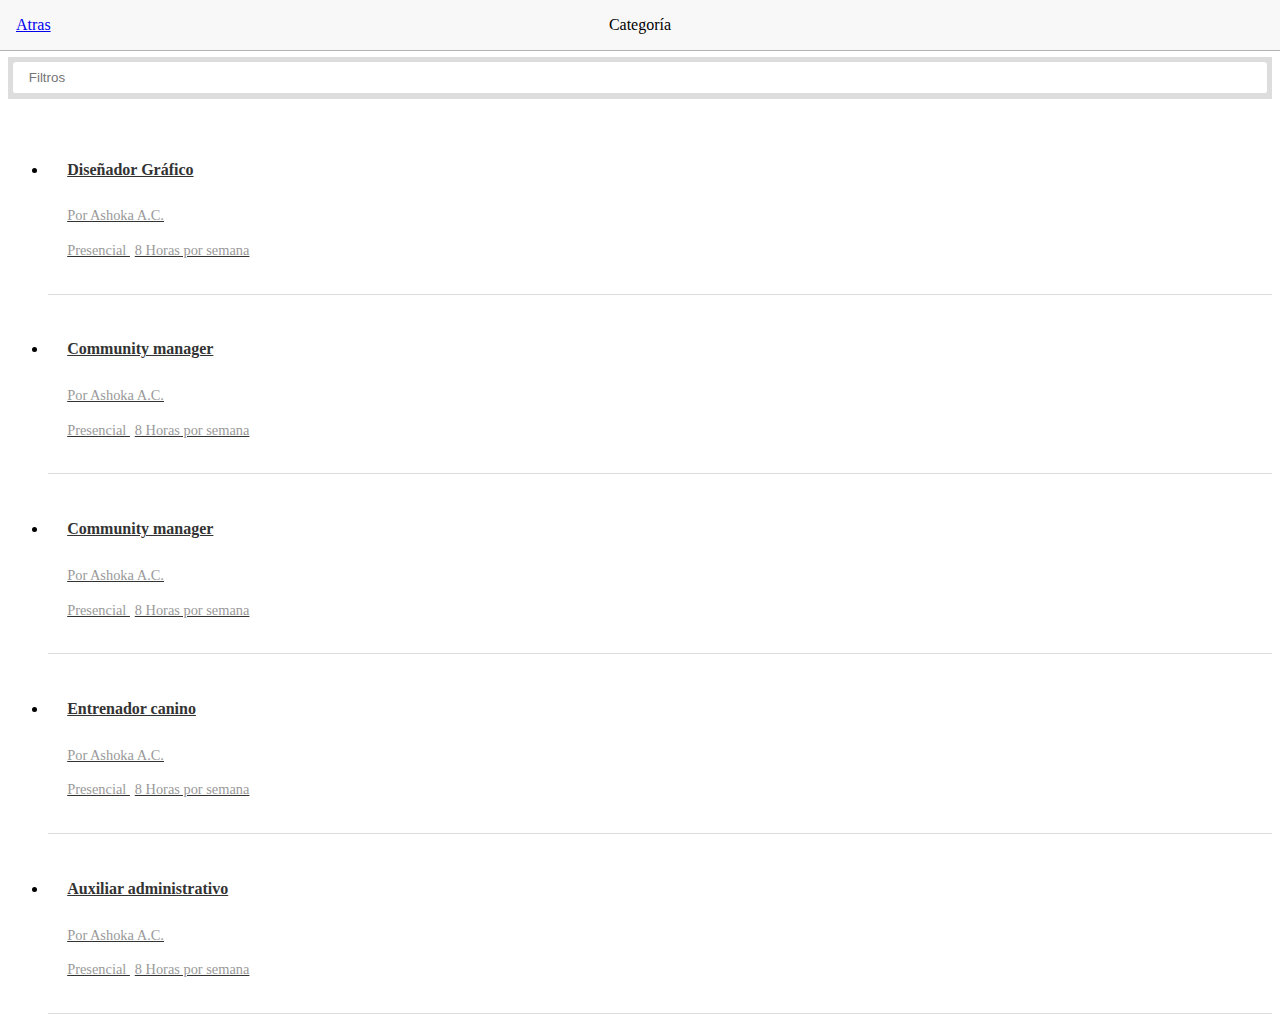
<file: wf3/causas-listado.html>
<!DOCTYPE html><html><head><title>Appuntate</title><meta charset="utf-8"><meta name="viewport" content="width=device-width, initial-scale=1, shrink-to-fit=no"><meta http-equiv="x-ua-compatible" content="ie=edge"><link href="https://maxcdn.bootstrapcdn.com/bootstrap/4.0.0-alpha.2/css/bootstrap.min.css" rel="stylesheet" integrity="sha384-y3tfxAZXuh4HwSYylfB+J125MxIs6mR5FOHamPBG064zB+AFeWH94NdvaCBm8qnd" crossorigin="anonymous"><link href="https://maxcdn.bootstrapcdn.com/font-awesome/4.6.1/css/font-awesome.min.css" rel="stylesheet" integrity="sha384-hQpvDQiCJaD2H465dQfA717v7lu5qHWtDbWNPvaTJ0ID5xnPUlVXnKzq7b8YUkbN" crossorigin="anonymous"><link rel="stylesheet" href="css/style.css" type="text/css"></head><body><div class="navigation-bar"><div class="navigation-bar__primary"><a href="javascript:history.back()">Atras</a></div><div class="navigation-bar__title">Categoría</div><div class="navigation-bar__secondary"> </div></div><div class="content"><div class="content__inset"><div class="c-search-bar"><input type="text" placeholder="Filtros"></div><ul class="list-group"><li class="list-group-item"><a href="causas-ficha.html"><h5 class="list-group-item-heading">Diseñador Gráfico</h5><p class="list-group-item-text">Por Ashoka A.C.</p><p class="list-group-item-text"><span class="list-group-item-text__type">Presencial </span><span class="list-group-item-text__time">8 Horas por semana</span></p></a></li><li class="list-group-item"><a href="causas-ficha.html"><h5 class="list-group-item-heading">Community manager</h5><p class="list-group-item-text">Por Ashoka A.C.</p><p class="list-group-item-text"><span class="list-group-item-text__type">Presencial </span><span class="list-group-item-text__time">8 Horas por semana</span></p></a></li><li class="list-group-item"><a href="causas-ficha.html"><h5 class="list-group-item-heading">Community manager</h5><p class="list-group-item-text">Por Ashoka A.C.</p><p class="list-group-item-text"><span class="list-group-item-text__type">Presencial </span><span class="list-group-item-text__time">8 Horas por semana</span></p></a></li><li class="list-group-item"><a href="causas-ficha.html"><h5 class="list-group-item-heading">Entrenador canino</h5><p class="list-group-item-text">Por Ashoka A.C.</p><p class="list-group-item-text"><span class="list-group-item-text__type">Presencial </span><span class="list-group-item-text__time">8 Horas por semana</span></p></a></li><li class="list-group-item"><a href="causas-ficha.html"><h5 class="list-group-item-heading">Auxiliar administrativo</h5><p class="list-group-item-text">Por Ashoka A.C.</p><p class="list-group-item-text"><span class="list-group-item-text__type">Presencial </span><span class="list-group-item-text__time">8 Horas por semana</span></p></a></li></ul></div></div></body></html>
</file>
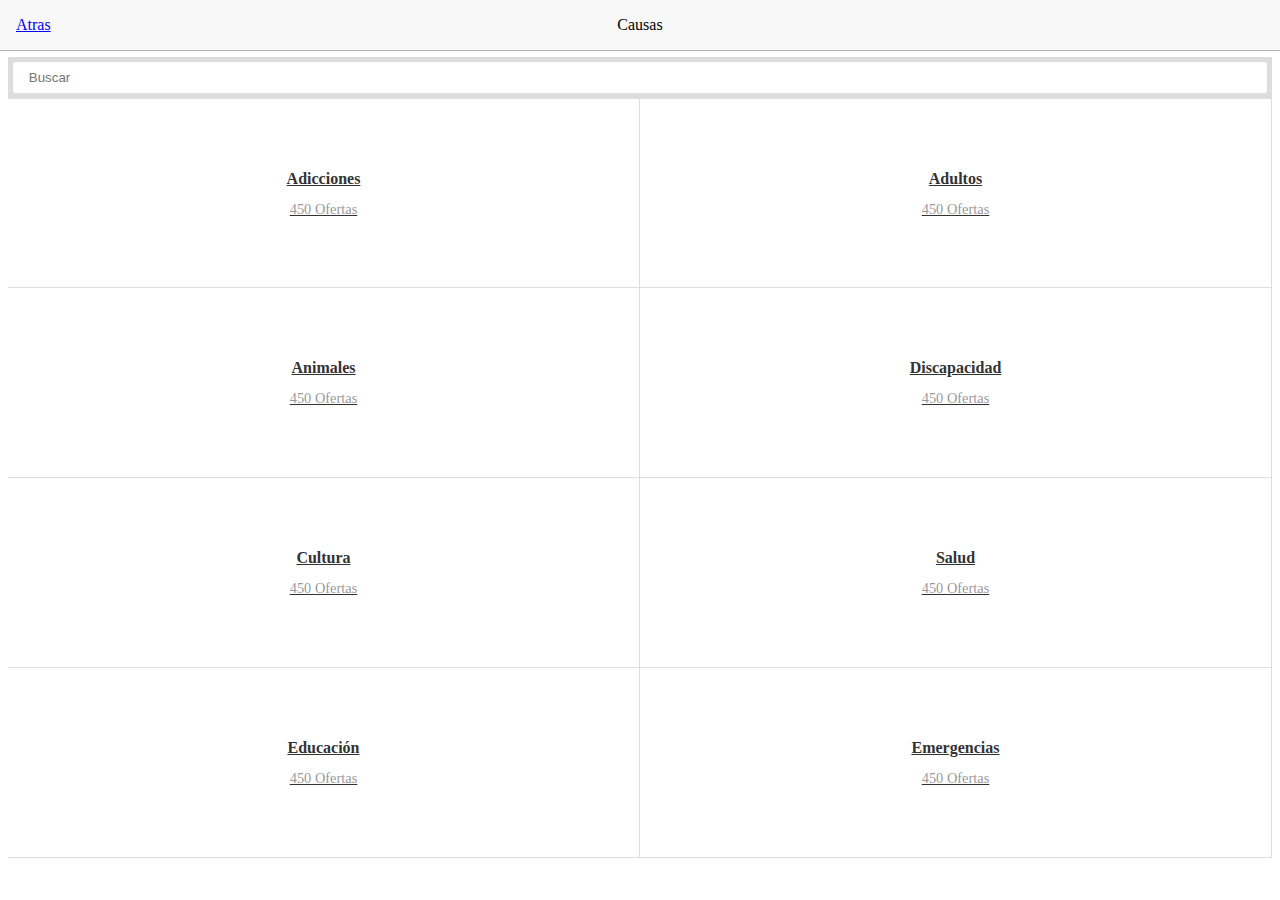
<file: wf3/causas.html>
<!DOCTYPE html><html><head><title>Appuntate</title><meta charset="utf-8"><meta name="viewport" content="width=device-width, initial-scale=1, shrink-to-fit=no"><meta http-equiv="x-ua-compatible" content="ie=edge"><link href="https://maxcdn.bootstrapcdn.com/bootstrap/4.0.0-alpha.2/css/bootstrap.min.css" rel="stylesheet" integrity="sha384-y3tfxAZXuh4HwSYylfB+J125MxIs6mR5FOHamPBG064zB+AFeWH94NdvaCBm8qnd" crossorigin="anonymous"><link href="https://maxcdn.bootstrapcdn.com/font-awesome/4.6.1/css/font-awesome.min.css" rel="stylesheet" integrity="sha384-hQpvDQiCJaD2H465dQfA717v7lu5qHWtDbWNPvaTJ0ID5xnPUlVXnKzq7b8YUkbN" crossorigin="anonymous"><link rel="stylesheet" href="css/style.css" type="text/css"></head><body><div class="navigation-bar"><div class="navigation-bar__primary"><a href="javascript:history.back()">Atras</a></div><div class="navigation-bar__title">Causas</div><div class="navigation-bar__secondary"> </div></div><div class="content"><div class="content__inset"><div class="c-search-bar"><input type="text" placeholder="Buscar"></div><ul class="grid-group"><li class="grid-group-item"><a href="causas-listado.html"><h5 class="grid-group-item-heading">Adicciones</h5><p class="grid-group-item-text">450 Ofertas</p></a></li><li class="grid-group-item"><a href="causas-listado.html"><h5 class="grid-group-item-heading">Adultos</h5><p class="grid-group-item-text">450 Ofertas</p></a></li><li class="grid-group-item"><a href="causas-listado.html"><h5 class="grid-group-item-heading">Animales</h5><p class="grid-group-item-text">450 Ofertas</p></a></li><li class="grid-group-item"><a href="causas-listado.html"><h5 class="grid-group-item-heading">Discapacidad</h5><p class="grid-group-item-text">450 Ofertas</p></a></li><li class="grid-group-item"><a href="causas-listado.html"><h5 class="grid-group-item-heading">Cultura</h5><p class="grid-group-item-text">450 Ofertas</p></a></li><li class="grid-group-item"><a href="causas-listado.html"><h5 class="grid-group-item-heading">Salud</h5><p class="grid-group-item-text">450 Ofertas</p></a></li><li class="grid-group-item"><a href="causas-listado.html"><h5 class="grid-group-item-heading">Educación</h5><p class="grid-group-item-text">450 Ofertas</p></a></li><li class="grid-group-item"><a href="causas-listado.html"><h5 class="grid-group-item-heading">Emergencias</h5><p class="grid-group-item-text">450 Ofertas</p></a></li></ul></div></div></body></html>
</file>
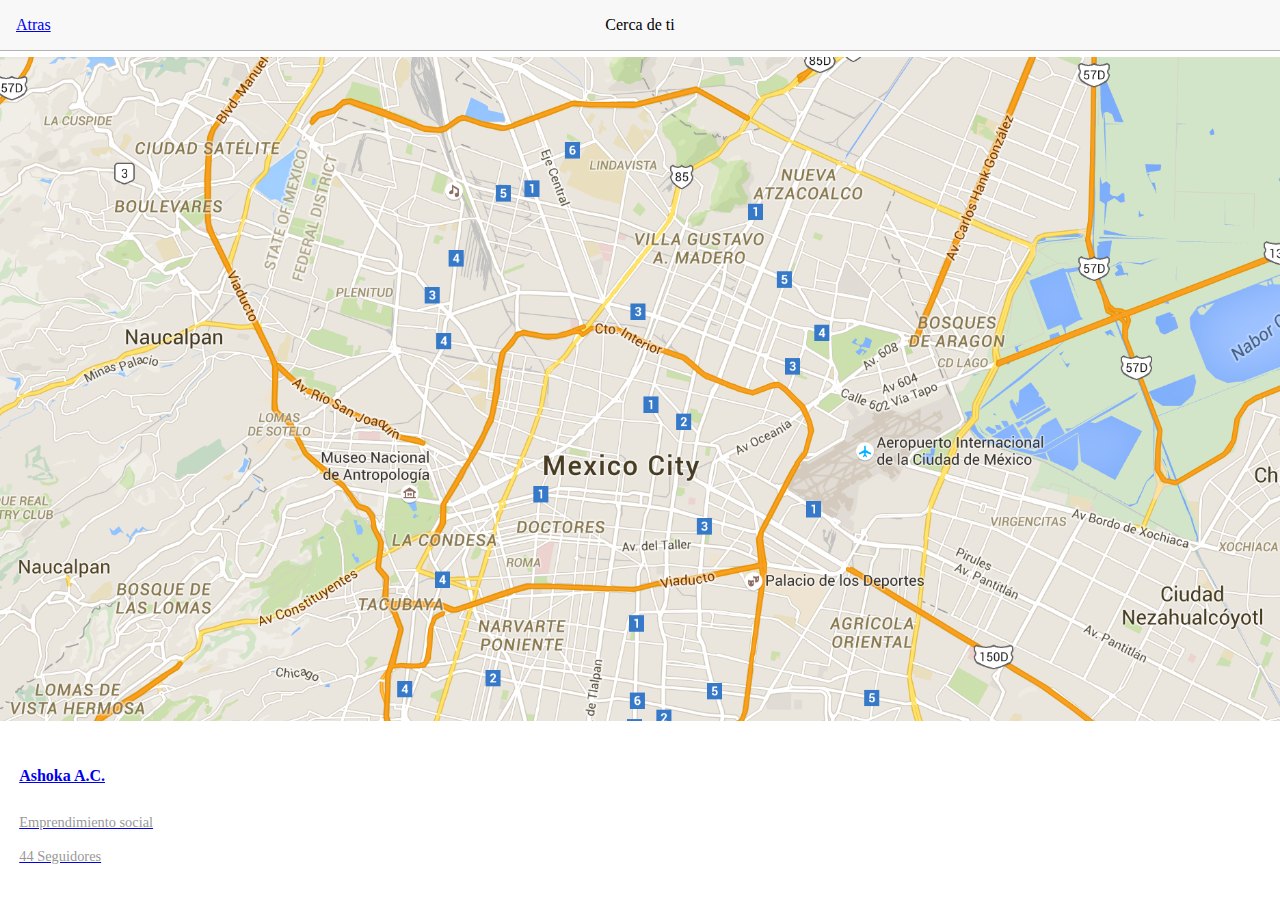
<file: wf3/cercadeti.html>
<!DOCTYPE html><html><head><title>Appuntate</title><meta charset="utf-8"><meta name="viewport" content="width=device-width, initial-scale=1, shrink-to-fit=no"><meta http-equiv="x-ua-compatible" content="ie=edge"><link href="https://maxcdn.bootstrapcdn.com/bootstrap/4.0.0-alpha.2/css/bootstrap.min.css" rel="stylesheet" integrity="sha384-y3tfxAZXuh4HwSYylfB+J125MxIs6mR5FOHamPBG064zB+AFeWH94NdvaCBm8qnd" crossorigin="anonymous"><link href="https://maxcdn.bootstrapcdn.com/font-awesome/4.6.1/css/font-awesome.min.css" rel="stylesheet" integrity="sha384-hQpvDQiCJaD2H465dQfA717v7lu5qHWtDbWNPvaTJ0ID5xnPUlVXnKzq7b8YUkbN" crossorigin="anonymous"><link rel="stylesheet" href="css/style.css" type="text/css"></head><body><div class="navigation-bar"><div class="navigation-bar__primary"><a href="javascript:history.back()">Atras</a></div><div class="navigation-bar__title">Cerca de ti</div><div class="navigation-bar__secondary"> </div></div><div class="content"><div class="m-home-map"><div class="m-home-map__card"><a href="fundaciones-ficha.html"><h5 class="list-group-item-heading">Ashoka A.C.</h5><p class="list-group-item-text">Emprendimiento social</p><p class="list-group-item-text">44 Seguidores</p></a></div><a href="fundaciones-ficha.html" class="m-home-map__link"></a></div></div></body></html>
</file>
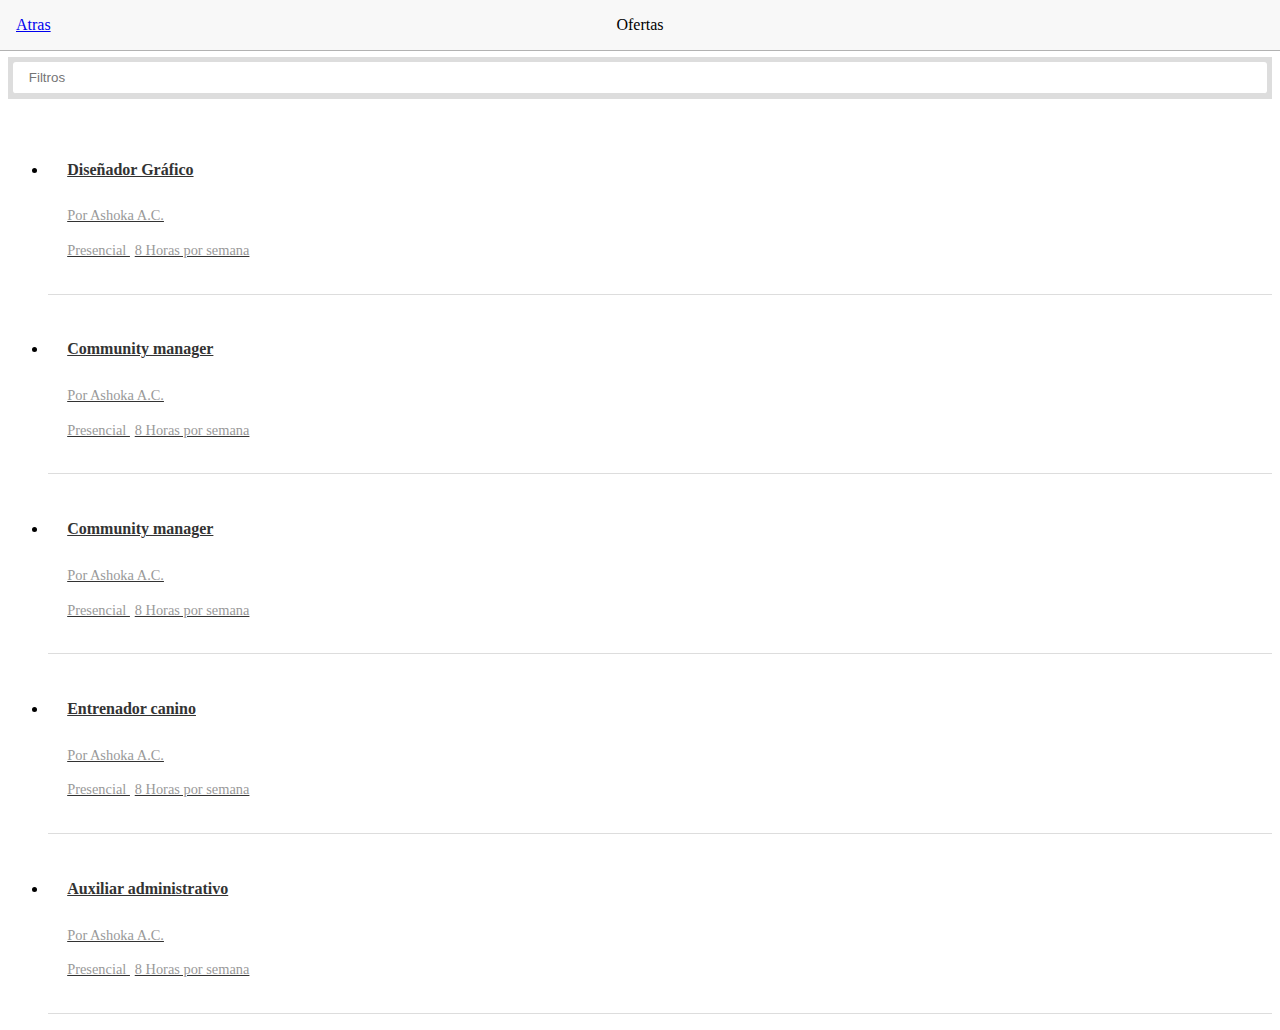
<file: wf3/fundaciones-ficha-ofertas.html>
<!DOCTYPE html><html><head><title>Appuntate</title><meta charset="utf-8"><meta name="viewport" content="width=device-width, initial-scale=1, shrink-to-fit=no"><meta http-equiv="x-ua-compatible" content="ie=edge"><link href="https://maxcdn.bootstrapcdn.com/bootstrap/4.0.0-alpha.2/css/bootstrap.min.css" rel="stylesheet" integrity="sha384-y3tfxAZXuh4HwSYylfB+J125MxIs6mR5FOHamPBG064zB+AFeWH94NdvaCBm8qnd" crossorigin="anonymous"><link href="https://maxcdn.bootstrapcdn.com/font-awesome/4.6.1/css/font-awesome.min.css" rel="stylesheet" integrity="sha384-hQpvDQiCJaD2H465dQfA717v7lu5qHWtDbWNPvaTJ0ID5xnPUlVXnKzq7b8YUkbN" crossorigin="anonymous"><link rel="stylesheet" href="css/style.css" type="text/css"></head><body><div class="navigation-bar"><div class="navigation-bar__primary"><a href="javascript:history.back()">Atras</a></div><div class="navigation-bar__title">Ofertas</div><div class="navigation-bar__secondary"> </div></div><div class="content"><div class="content__inset"><div class="c-search-bar"><input type="text" placeholder="Filtros"></div><ul class="list-group"><li class="list-group-item"><a href="causas-ficha.html"><h5 class="list-group-item-heading">Diseñador Gráfico</h5><p class="list-group-item-text">Por Ashoka A.C.</p><p class="list-group-item-text"><span class="list-group-item-text__type">Presencial </span><span class="list-group-item-text__time">8 Horas por semana</span></p></a></li><li class="list-group-item"><a href="causas-ficha.html"><h5 class="list-group-item-heading">Community manager</h5><p class="list-group-item-text">Por Ashoka A.C.</p><p class="list-group-item-text"><span class="list-group-item-text__type">Presencial </span><span class="list-group-item-text__time">8 Horas por semana</span></p></a></li><li class="list-group-item"><a href="causas-ficha.html"><h5 class="list-group-item-heading">Community manager</h5><p class="list-group-item-text">Por Ashoka A.C.</p><p class="list-group-item-text"><span class="list-group-item-text__type">Presencial </span><span class="list-group-item-text__time">8 Horas por semana</span></p></a></li><li class="list-group-item"><a href="causas-ficha.html"><h5 class="list-group-item-heading">Entrenador canino</h5><p class="list-group-item-text">Por Ashoka A.C.</p><p class="list-group-item-text"><span class="list-group-item-text__type">Presencial </span><span class="list-group-item-text__time">8 Horas por semana</span></p></a></li><li class="list-group-item"><a href="causas-ficha.html"><h5 class="list-group-item-heading">Auxiliar administrativo</h5><p class="list-group-item-text">Por Ashoka A.C.</p><p class="list-group-item-text"><span class="list-group-item-text__type">Presencial </span><span class="list-group-item-text__time">8 Horas por semana</span></p></a></li></ul></div></div></body></html>
</file>
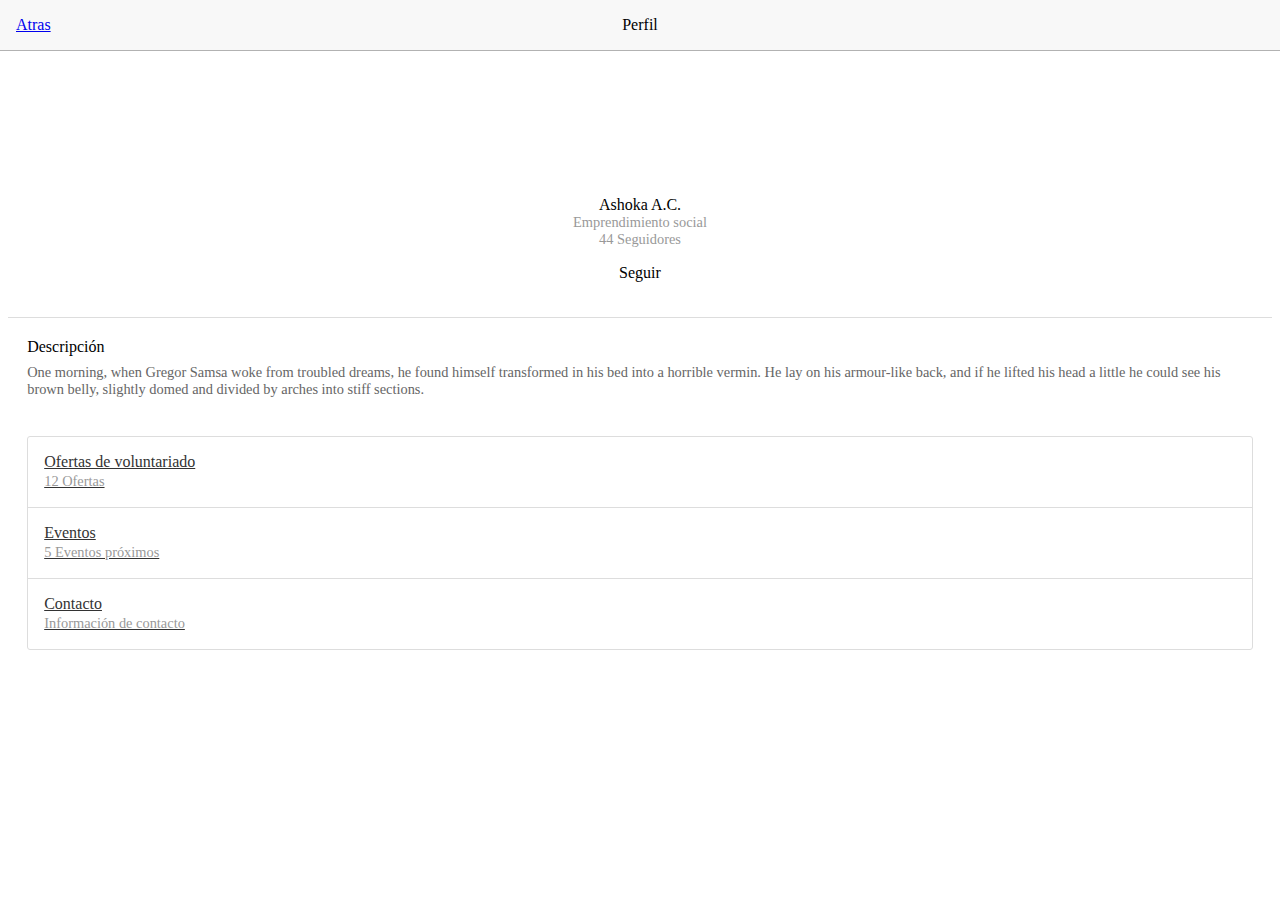
<file: wf3/fundaciones-ficha.html>
<!DOCTYPE html><html><head><title>Appuntate</title><meta charset="utf-8"><meta name="viewport" content="width=device-width, initial-scale=1, shrink-to-fit=no"><meta http-equiv="x-ua-compatible" conteant="ie=edge"><link href="https://maxcdn.bootstrapcdn.com/bootstrap/4.0.0-alpha.2/css/bootstrap.min.css" rel="stylesheet" integrity="sha384-y3tfxAZXuh4HwSYylfB+J125MxIs6mR5FOHamPBG064zB+AFeWH94NdvaCBm8qnd" crossorigin="anonymous"><link href="https://maxcdn.bootstrapcdn.com/font-awesome/4.6.1/css/font-awesome.min.css" rel="stylesheet" integrity="sha384-hQpvDQiCJaD2H465dQfA717v7lu5qHWtDbWNPvaTJ0ID5xnPUlVXnKzq7b8YUkbN" crossorigin="anonymous"><link rel="stylesheet" href="css/style.css" type="text/css"></head><body><div class="navigation-bar"><div class="navigation-bar__primary"><a href="javascript:history.back()">Atras</a></div><div class="navigation-bar__title">Perfil</div><div class="navigation-bar__secondary"> </div></div><div class="content"><div class="content__inset"><div class="m-detail"><div class="m-detail__profile"><div style="background-image: url('http://www.en.sosyalinovasyonmerkezi.com.tr/wp-content/uploads/2014/01/Ashoka-Logo.jpg');" class="m-detail__profile__avatar"></div><div class="m-detail__profile__name">Ashoka A.C.</div><div class="m-detail__profile__category">Emprendimiento social</div><div class="m-detail__profile__followers">44 Seguidores</div><div class="m-detail__profile__follow"><div class="btn btn-primary-outline btn-block">Seguir</div></div></div><div class="m-detail__description"><div class="m-detail__description__heading">Descripción</div><div class="m-detail__description__text">One morning, when Gregor Samsa woke from troubled dreams, he found himself transformed in his bed into a horrible vermin. He lay on his armour-like back, and if he lifted his head a little he could see his brown belly, slightly domed and divided by arches into stiff sections.</div></div><ul class="m-detail__list-group"><li class="m-detail__list-group__item"><a href="fundaciones-ficha-ofertas.html"><div class="m-detail__list-group__item__heading">Ofertas de voluntariado</div><div class="m-detail__list-group__item__text">12 Ofertas</div><i class="fa fa-caret-right"></i></a></li><li class="m-detail__list-group__item"><a href=""><div class="m-detail__list-group__item__heading">Eventos</div><div class="m-detail__list-group__item__text">5 Eventos próximos</div><i class="fa fa-caret-right"></i></a></li><li class="m-detail__list-group__item"><a href=""><div class="m-detail__list-group__item__heading">Contacto</div><div class="m-detail__list-group__item__text">Información de contacto</div><i class="fa fa-caret-right"></i></a></li></ul></div></div></div></body></html>
</file>
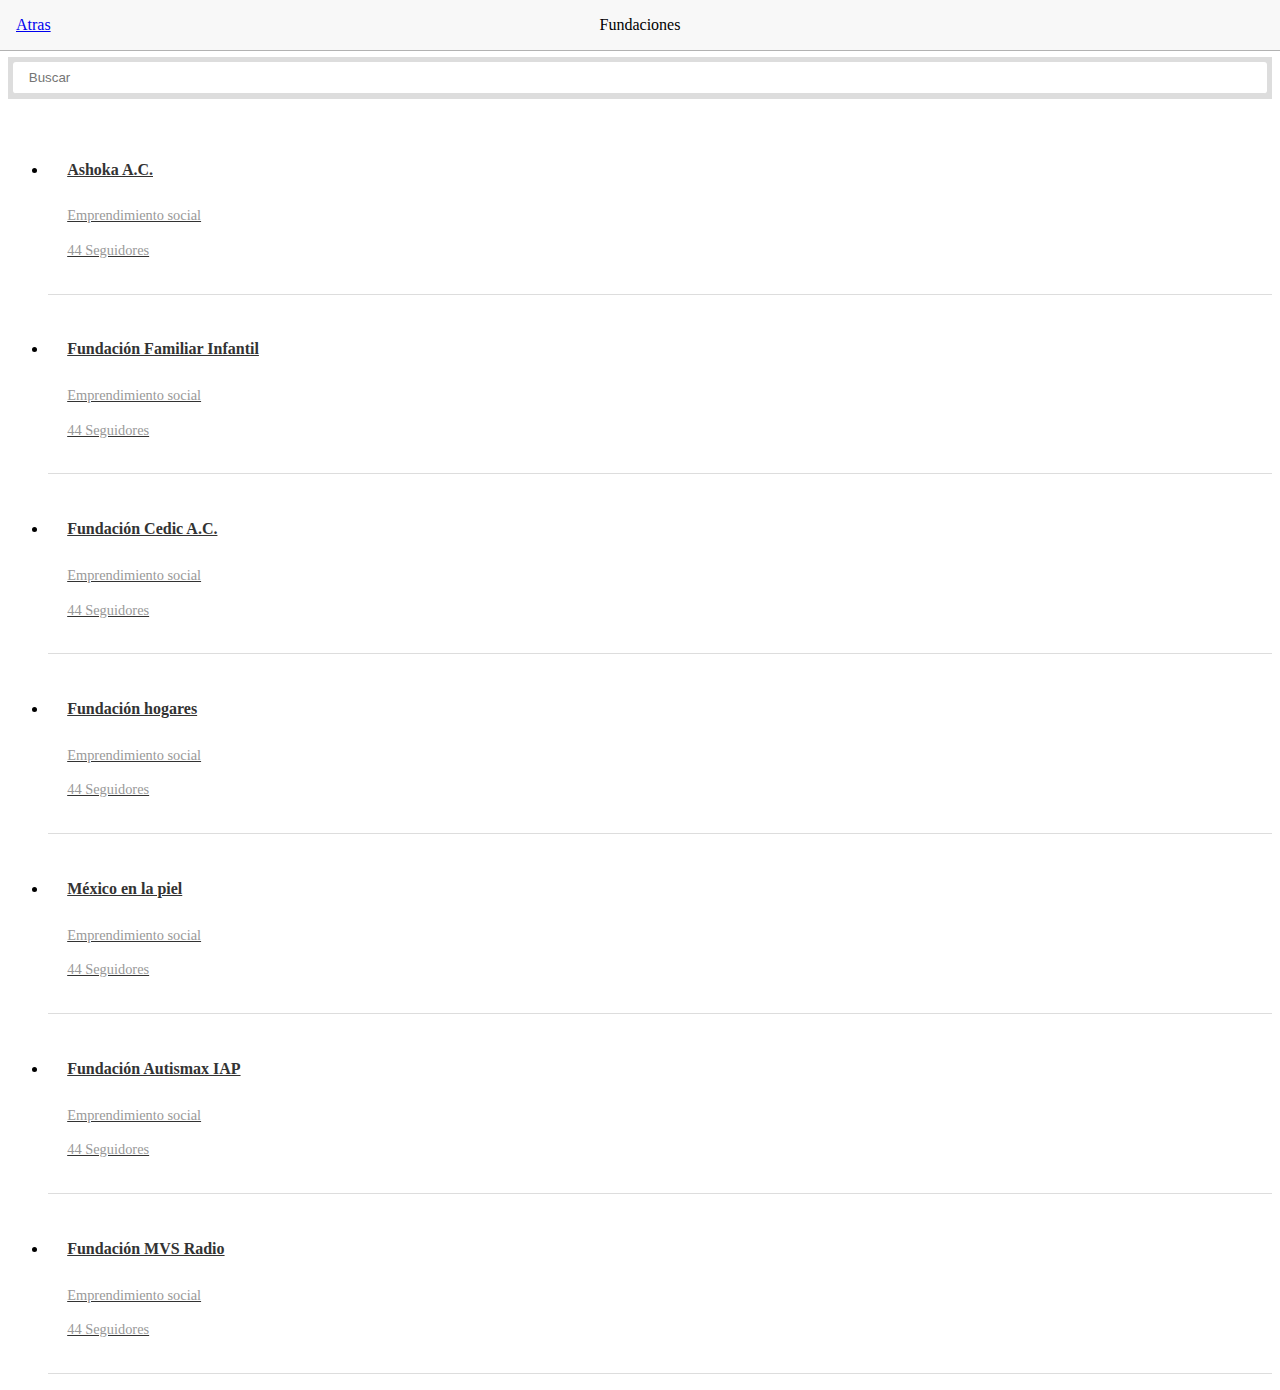
<file: wf3/fundaciones.html>
<!DOCTYPE html><html><head><title>Appuntate</title><meta charset="utf-8"><meta name="viewport" content="width=device-width, initial-scale=1, shrink-to-fit=no"><meta http-equiv="x-ua-compatible" content="ie=edge"><link href="https://maxcdn.bootstrapcdn.com/bootstrap/4.0.0-alpha.2/css/bootstrap.min.css" rel="stylesheet" integrity="sha384-y3tfxAZXuh4HwSYylfB+J125MxIs6mR5FOHamPBG064zB+AFeWH94NdvaCBm8qnd" crossorigin="anonymous"><link href="https://maxcdn.bootstrapcdn.com/font-awesome/4.6.1/css/font-awesome.min.css" rel="stylesheet" integrity="sha384-hQpvDQiCJaD2H465dQfA717v7lu5qHWtDbWNPvaTJ0ID5xnPUlVXnKzq7b8YUkbN" crossorigin="anonymous"><link rel="stylesheet" href="css/style.css" type="text/css"></head><body><div class="navigation-bar"><div class="navigation-bar__primary"><a href="javascript:history.back()">Atras</a></div><div class="navigation-bar__title">Fundaciones</div><div class="navigation-bar__secondary"> </div></div><div class="content"><div class="content__inset"><div class="c-search-bar"><input type="text" placeholder="Buscar"></div><ul class="list-group"><li class="list-group-item"><a href="fundaciones-ficha.html"><h5 class="list-group-item-heading">Ashoka A.C.</h5><p class="list-group-item-text">Emprendimiento social</p><p class="list-group-item-text">44 Seguidores</p></a></li><li class="list-group-item"><a href="fundaciones-ficha.html"><h5 class="list-group-item-heading">Fundación Familiar Infantil</h5><p class="list-group-item-text">Emprendimiento social</p><p class="list-group-item-text">44 Seguidores</p></a></li><li class="list-group-item"><a href="fundaciones-ficha.html"><h5 class="list-group-item-heading">Fundación Cedic A.C.</h5><p class="list-group-item-text">Emprendimiento social</p><p class="list-group-item-text">44 Seguidores</p></a></li><li class="list-group-item"><a href="fundaciones-ficha.html"><h5 class="list-group-item-heading">Fundación hogares</h5><p class="list-group-item-text">Emprendimiento social</p><p class="list-group-item-text">44 Seguidores</p></a></li><li class="list-group-item"><a href="fundaciones-ficha.html"><h5 class="list-group-item-heading">México en la piel</h5><p class="list-group-item-text">Emprendimiento social</p><p class="list-group-item-text">44 Seguidores</p></a></li><li class="list-group-item"><a href="fundaciones-ficha.html"><h5 class="list-group-item-heading">Fundación Autismax IAP</h5><p class="list-group-item-text">Emprendimiento social</p><p class="list-group-item-text">44 Seguidores</p></a></li><li class="list-group-item"><a href="fundaciones-ficha.html"><h5 class="list-group-item-heading">Fundación MVS Radio</h5><p class="list-group-item-text">Emprendimiento social</p><p class="list-group-item-text">44 Seguidores</p></a></li></ul></div></div></body></html>
</file>
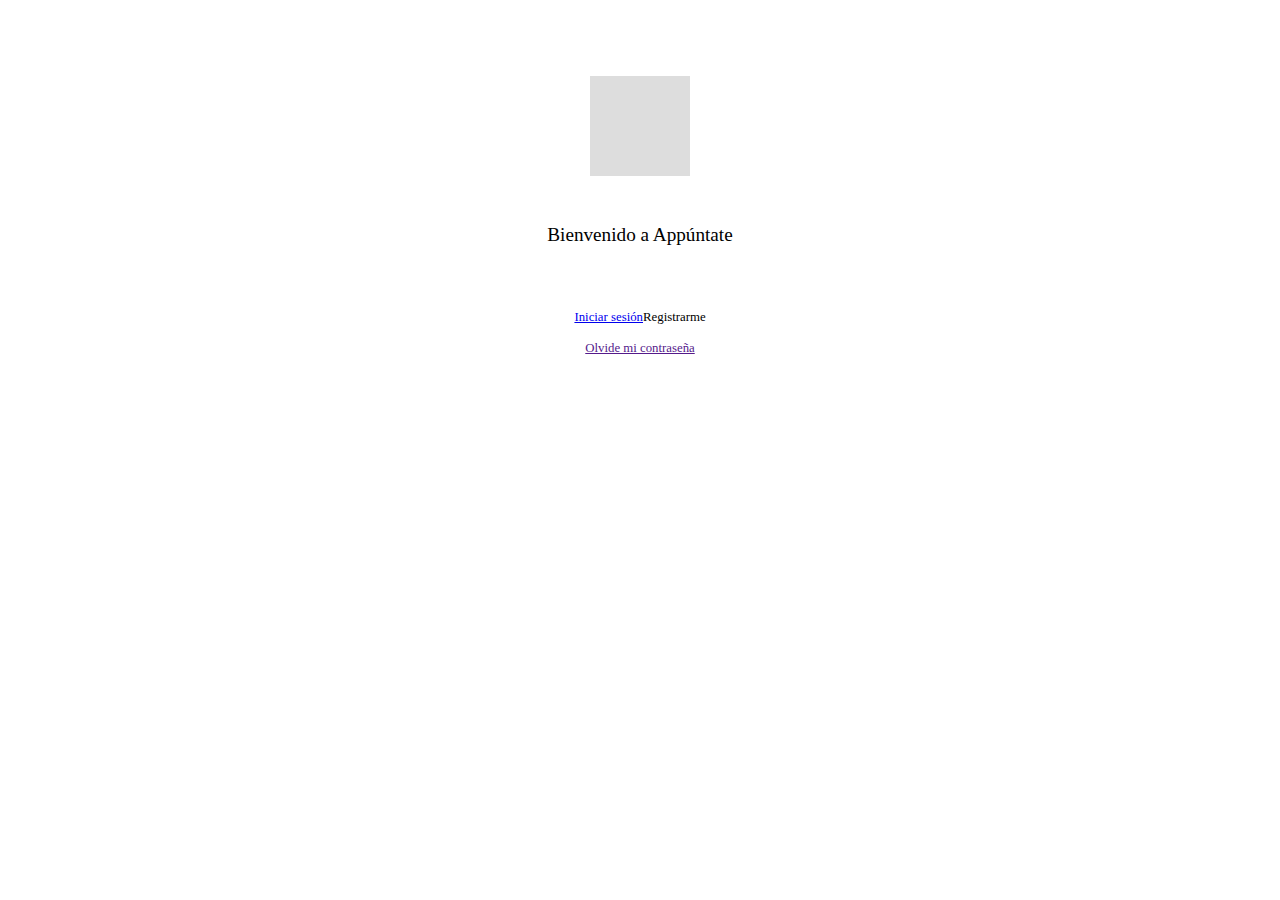
<file: wf3/onboarding.html>
<!DOCTYPE html><html><head><title>Appuntate</title><meta charset="utf-8"><meta name="viewport" content="width=device-width, initial-scale=1, shrink-to-fit=no"><meta http-equiv="x-ua-compatible" content="ie=edge"><link href="https://maxcdn.bootstrapcdn.com/bootstrap/4.0.0-alpha.2/css/bootstrap.min.css" rel="stylesheet" integrity="sha384-y3tfxAZXuh4HwSYylfB+J125MxIs6mR5FOHamPBG064zB+AFeWH94NdvaCBm8qnd" crossorigin="anonymous"><link href="https://maxcdn.bootstrapcdn.com/font-awesome/4.6.1/css/font-awesome.min.css" rel="stylesheet" integrity="sha384-hQpvDQiCJaD2H465dQfA717v7lu5qHWtDbWNPvaTJ0ID5xnPUlVXnKzq7b8YUkbN" crossorigin="anonymous"><link rel="stylesheet" href="css/style.css" type="text/css"><script src="js/jquery.min.js"></script><script src="js/scripts.js"></script></head><body class="body--onboarding"><div class="content"><div class="m-onboarding"><div class="m-onboarding__block"><div class="m-onboarding__logo"></div><div class="m-onboarding__heading">Bienvenido a Appúntate</div><div class="m-onboarding__form-group"><a href="inicio.html" class="btn btn-primary btn-block">Iniciar sesión</a><a class="btn btn-primary btn-block">Registrarme</a></div><div class="m-onboarding__form-group"><a href="">Olvide mi contraseña</a></div></div></div></div><script src="js/jquery.min.js"></script><script src="js/scripts.js"></script></body></html>
</file>
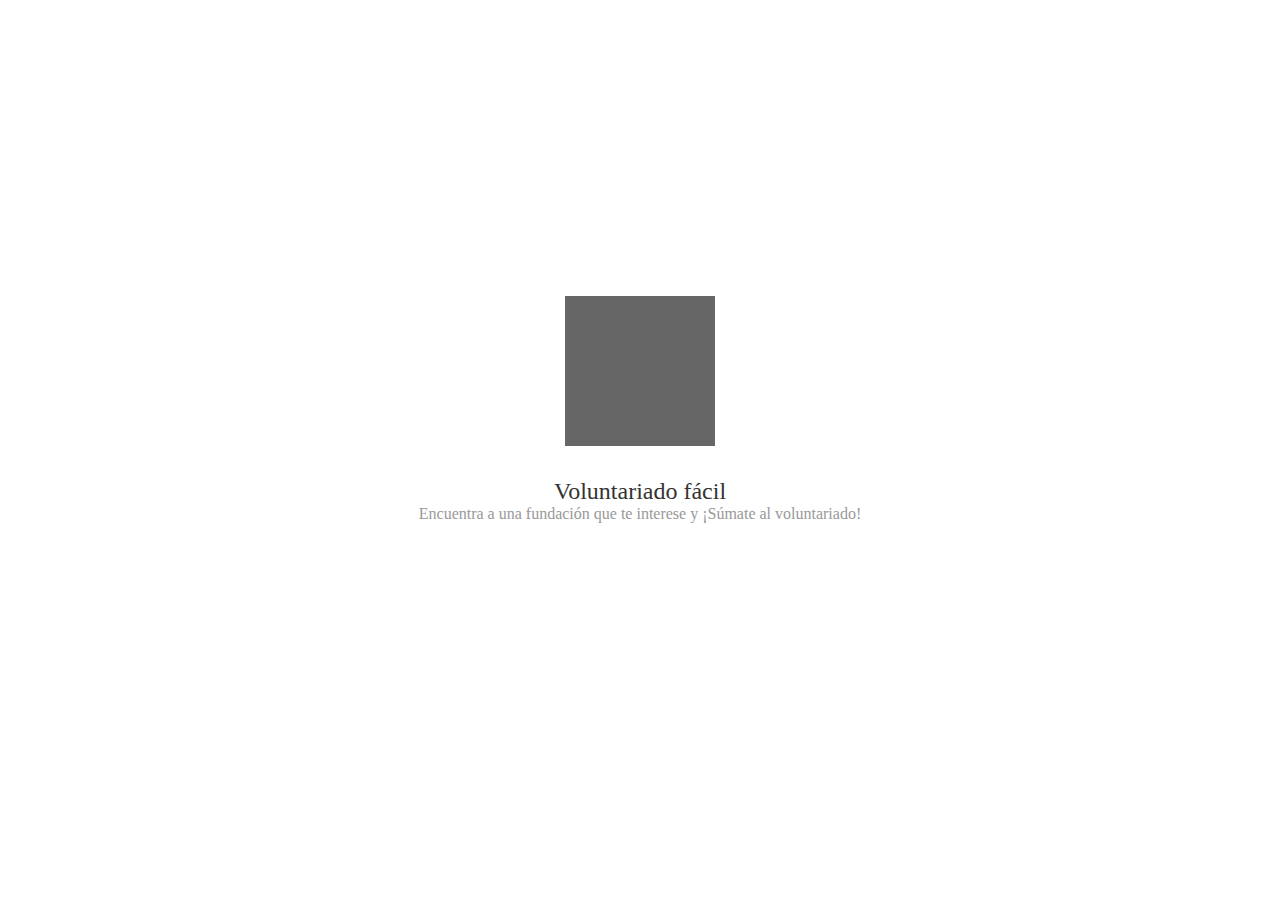
<file: wf3/tutorial.html>
<!DOCTYPE html><html><head><title>Appuntate</title><meta charset="utf-8"><meta name="viewport" content="width=device-width, initial-scale=1, shrink-to-fit=no"><meta http-equiv="x-ua-compatible" content="ie=edge"><link href="https://maxcdn.bootstrapcdn.com/bootstrap/4.0.0-alpha.2/css/bootstrap.min.css" rel="stylesheet" integrity="sha384-y3tfxAZXuh4HwSYylfB+J125MxIs6mR5FOHamPBG064zB+AFeWH94NdvaCBm8qnd" crossorigin="anonymous"><link href="https://maxcdn.bootstrapcdn.com/font-awesome/4.6.1/css/font-awesome.min.css" rel="stylesheet" integrity="sha384-hQpvDQiCJaD2H465dQfA717v7lu5qHWtDbWNPvaTJ0ID5xnPUlVXnKzq7b8YUkbN" crossorigin="anonymous"><link rel="stylesheet" href="css/style.css" type="text/css"><script src="js/jquery.min.js"></script><script src="js/scripts.js"></script></head><body class="body--tutorial"><div class="content"><div class="m-tutorial"><a href="onboarding.html"><div class="m-tutorial__block"><div class="m-tutorial__image"></div><div class="m-tutorial__heading">Voluntariado fácil</div><div class="m-tutorial__text">Encuentra a una fundación que te interese y ¡Súmate al voluntariado!</div><div class="m-tutorial__slides"><i class="fa fa-circle"></i><i class="fa fa-circle-o"></i><i class="fa fa-circle-o"></i></div></div></a></div></div><script src="js/jquery.min.js"></script><script src="js/scripts.js"></script></body></html>
</file>
<file: css/style.css>
@import url(https://fonts.googleapis.com/css?family=Roboto:400,300,500,700);
@font-face {
  font-family: "InputMono";
  src: url("fonts/InputMono-Bold.eot");
  src: url("fonts/InputMono-Bold.eot?#iefix") format("embedded-opentype"), url("fonts/InputMono-Bold.woff") format("woff"), url("fonts/InputMono-Bold.ttf") format("truetype");
  font-weight: 700;
  font-style: normal;
}
@font-face {
  font-family: "InputMono";
  src: url("fonts/InputMono-Medium.eot");
  src: url("fonts/InputMono-Medium.eot?#iefix") format("embedded-opentype"), url("fonts/InputMono-Medium.woff") format("woff"), url("fonts/InputMono-Medium.ttf") format("truetype");
  font-weight: 500;
  font-style: normal;
}
@font-face {
  font-family: "InputMono";
  src: url("fonts/InputMono-Light.eot");
  src: url("fonts/InputMono-Light.eot?#iefix") format("embedded-opentype"), url("fonts/InputMono-Light.woff") format("woff"), url("fonts/InputMono-Light.ttf") format("truetype");
  font-weight: 100;
  font-style: normal;
}
/* line 38, ../sass/style.sass */
* {
  box-sizing: border-box;
}

/* line 41, ../sass/style.sass */
html {
  font-size: 18px;
}
@media screen and (min-width: 544px) {
  /* line 41, ../sass/style.sass */
  html {
    font-size: 20px;
  }
}
@media screen and (min-width: 544px) {
  /* line 41, ../sass/style.sass */
  html {
    font-size: 22px;
  }
}
@media screen and (min-width: 992px) {
  /* line 41, ../sass/style.sass */
  html {
    font-size: 24px;
  }
}
@media screen and (min-width: 1200px) {
  /* line 41, ../sass/style.sass */
  html {
    font-size: 26px;
  }
}

/* line 52, ../sass/style.sass */
body {
  -webkit-font-smoothing: antialiased;
  text-rendering: optimizeLegibility;
  font-family: "Roboto", helvetica, arial, sans-serif;
}

/* line 57, ../sass/style.sass */
a {
  color: #49a3ff;
}
/* line 59, ../sass/style.sass */
a:hover {
  opacity: 0.9;
  text-decoration: none !important;
}

/* line 74, ../sass/style.sass */
.header {
  background-color: #001f65;
  color: #fff;
  background-image: url("../img/cssclub-background.png");
  background-repeat: no-repeat;
  background-size: cover;
  background-position: center 0px;
}
@media screen and (max-width: 800px) {
  /* line 74, ../sass/style.sass */
  .header {
    background-position: center 0px;
    background-size: 780px;
  }
}

/* line 85, ../sass/style.sass */
.header__container {
  position: relative;
}
/* line 87, ../sass/style.sass */
.header__container .logo {
  position: absolute;
  top: 1rem;
  right: 0;
}
/* line 91, ../sass/style.sass */
.header__container h1 {
  font-family: InputMono, helvetica, arial, sans-serif;
  font-weight: 100;
  text-align: center;
  font-size: 2rem;
  padding: 10rem 0;
}

/* line 100, ../sass/style.sass */
.main__container {
  padding: 0 2rem;
}
@media screen and (min-width: 992px) {
  /* line 100, ../sass/style.sass */
  .main__container {
    width: 70%;
    margin: 0 auto;
  }
}

/* line 111, ../sass/style.sass */
.ruleset-block {
  padding-top: 4rem;
}

/* line 114, ../sass/style.sass */
.ruleset-block__header h2.title {
  font-family: InputMono, helvetica, arial, sans-serif;
  color: #001f65;
  font-size: 2rem;
  font-weight: 700;
  line-height: 3rem;
  padding-bottom: 0.5rem;
}
/* line 121, ../sass/style.sass */
.ruleset-block__header span {
  font-weight: 100;
}
/* line 123, ../sass/style.sass */
.ruleset-block__header p {
  font-weight: 300;
  line-height: 1.6rem;
}

/* line 133, ../sass/style.sass */
.ruleset-block__dynamics .dynamic {
  padding-top: 2rem;
}
/* line 135, ../sass/style.sass */
.ruleset-block__dynamics .dynamic .title {
  font-family: InputMono, helvetica, arial, sans-serif;
  color: #808080;
  font-size: 1.2rem;
}
/* line 139, ../sass/style.sass */
.ruleset-block__dynamics .dynamic p {
  font-weight: 300;
  line-height: 1.6rem;
}

/* line 147, ../sass/style.sass */
.footer__container .colophon {
  padding: 4rem 0;
  text-align: center;
}
/* line 150, ../sass/style.sass */
.footer__container .colophon .ctin-logo {
  margin-bottom: 1rem;
}
/* line 152, ../sass/style.sass */
.footer__container .colophon h4 {
  font-size: 0.8rem;
  font-weight: 300;
  line-height: 0.8rem;
}
</file>
<file: wf/css/style.css>
@import url("https://fonts.googleapis.com/css?family=Roboto:400,500,700,900,300,100");
* {
  margin: 0;
  padding: 0;
  border: 0;
  box-sizing: border-box; }

html {
  height: 100%;
  font-size: 18px;
  font-family: "Roboto", Arial, Helvetica, Sans-serif;
  font-weight: 500; }

body {
  height: inherit; }

.l-app-bar {
  overflow: hidden;
  position: fixed;
  top: 0;
  left: 0;
  right: 0;
  z-index: 10;
  background-color: #fff;
  box-shadow: 0px 1px 5px 0px rgba(0, 0, 0, 0.2); }

.l-app-bar__application {
  text-align: center;
  padding: 0.7rem 1rem; }

.l-app-bar__back {
  float: left;
  margin: 0 0.5rem 0 0;
  color: #999; }
  .l-app-bar__back img {
    vertical-align: middle; }

.l-app-bar__menu {
  float: left;
  color: #999; }
  .l-app-bar__menu img {
    vertical-align: middle; }

.l-app-bar__title {
  display: inline-block; }
  .l-app-bar__title img {
    vertical-align: middle; }

.l-app-bar__cart {
  float: right;
  color: #999; }
  .l-app-bar__cart img {
    vertical-align: middle; }

.l-app-bar__cart__label {
  display: inline-flex;
  align-items: center;
  justify-content: center;
  width: 24px;
  height: 24px;
  border-radius: 50%;
  background-color: #DA262D;
  vertical-align: middle; }

.l-app-bar__cart__label__counter {
  color: #fff;
  font-size: 0.6rem;
  font-weight: 400; }

.l-app-bar__search {
  border-top: 1px solid #e5e5e5; }
  .l-app-bar__search input[type="search"] {
    display: block;
    width: 100%;
    padding: 0.9rem 0.7rem;
    border-radius: 3px;
    font-size: 0.9rem;
    font-weight: 400;
    color: #999;
    outline: none; }

.l-app-content {
  padding-top: 107px;
  overflow: hidden; }

.l-app-menu {
  background-color: rgba(255, 255, 255, 0.98);
  position: fixed;
  top: 54px;
  left: 0;
  right: 0;
  bottom: 0;
  z-index: 90;
  color: #333;
  font-weight: 300;
  font-size: 1.2rem;
  height: 100%;
  display: none; }

.l-app-menu__container {
  padding: 1rem;
  height: 100%; }

.l-app-menu__group {
  list-style-type: none;
  margin: 0 0 1rem 0; }

.l-app-menu__group__title {
  font-weight: 400;
  font-size: 0.7rem;
  color: #999; }

.l-app-menu__group__item {
  font-weight: 300;
  font-size: 1.2rem;
  color: #777;
  line-height: 1.6; }

.m-super-hero {
  background-color: #1F97AE;
  height: 240px;
  padding: 0.7rem;
  color: #fff;
  font-weight: 300;
  margin: 0 0 1rem 0;
  position: relative; }

.m-super-hero__slide {
  display: flex;
  align-items: center;
  justify-content: center;
  text-align: center;
  background-size: cover;
  background-position: center center;
  background-repeat: no-repeat;
  position: absolute;
  top: 0;
  left: 0;
  right: 0;
  bottom: 0; }

.m-super-hero__slide__title {
  font-weight: inherit;
  margin: 0; }

.m-super-hero__slide__description {
  font-weight: inherit;
  font-size: 0.9rem; }

.m-list--grid {
  list-style-type: none;
  overflow: hidden;
  margin: 0 0 1rem 0;
  padding: 0 0.7rem; }

.m-list--grid__name {
  display: block;
  width: 100%;
  padding: 0.5rem 0; }

.m-list--grid__name__title {
  font-size: 0.9rem;
  font-weight: 500; }

.m-list--grid__item {
  width: 50%;
  float: left;
  padding: 0.5rem;
  position: relative; }

.m-list--grid__offer {
  width: 64px;
  height: 64px;
  border-radius: 50%;
  background-color: #DA262D;
  box-shadow: 0px 1px 5px 0px rgba(0, 0, 0, 0.2);
  opacity: 0.9;
  color: #fff;
  display: flex;
  position: absolute;
  top: 0;
  right: 0;
  align-items: center;
  justify-content: center; }

.m-list--grid__offer__container {
  text-align: center; }

.m-list--grid__offfer__amount {
  display: block;
  font-size: 0.9rem;
  font-weight: 400; }

.m-list--grid__offfer__tag {
  display: block;
  font-size: 0.5rem;
  font-weight: 300; }

.m-list--grid__link {
  text-decoration: none;
  color: inherit; }

.m-list--grid__product-shot__image {
  background-size: contain;
  background-position: center center;
  background-repeat: no-repeat;
  width: 100%;
  height: 200px; }

.m-list--grid__product-dept__title {
  font-size: 0.7rem;
  color: #777;
  font-weight: 500;
  margin: 0 0 0.3rem 0; }

.m-list--grid__product-title {
  margin: 0 0 0.5rem 0; }

.m-list--grid__product-title__title {
  font-size: 0.8rem;
  margin: 0 0 0.1rem 0; }

.m-list--grid__product-title__brand {
  font-size: 0.7rem;
  color: #777;
  font-weight: 500; }
  .m-list--grid__product-title__brand a {
    color: inherit; }

.m-list--grid__product-price {
  font-size: 0.7rem;
  font-weight: 400; }

.m-list--grid__product-price__older {
  display: inline-block;
  margin: 0 0.3rem 0 0;
  color: #777;
  font-weight: inherit;
  text-decoration: line-through; }

.m-list--grid__product-price__current {
  display: inline-block;
  font-weight: 700;
  color: red; }

.m-list--grid__product-credit {
  font-size: 0.7rem;
  font-weight: 400;
  color: #777; }

.m-list--grid__product-credit__offer {
  font-weight: inherit; }

.m-list--grid__product-credit__emphasis {
  font-weight: 700;
  color: #444; }

.m-list--grid__product-description {
  display: none; }

.m-list--grid__product-metadata {
  display: none; }

.m-list--basic {
  list-style-type: none;
  overflow: hidden;
  margin: 0 0 1rem 0; }

.m-list--basic__name {
  display: block;
  width: 100%;
  padding: 0.5rem 0.7rem; }

.m-list--basic__name__title {
  font-size: 0.9rem;
  font-weight: 500; }

.m-list--basic__item {
  padding: 1.5rem 0.7rem;
  border-bottom: 1px solid #e5e5e5; }

.m-list--basic__link {
  text-decoration: none;
  color: inherit; }

.m-list--basic__product-shot {
  float: left;
  width: 100px;
  height: 100px;
  margin: 0 1rem 0 0; }

.m-list--basic__product-shot__image {
  background-size: contain;
  background-position: center center;
  background-repeat: no-repeat;
  width: 100%;
  height: 100%; }

.m-list--basic__product-dept__title {
  font-size: 0.7rem;
  color: #777;
  font-weight: 500;
  margin: 0 0 0.3rem 0; }

.m-list--basic__product-title {
  margin: 0 0 0.5rem 0; }

.m-list--basic__product-title__title {
  font-size: 0.8rem;
  margin: 0 0 0.1rem 0; }

.m-list--basic__product-title__brand {
  font-size: 0.7rem;
  color: #777;
  font-weight: 500; }
  .m-list--basic__product-title__brand a {
    color: inherit; }

.m-list--basic__product-price {
  font-size: 0.7rem;
  font-weight: 400; }

.m-list--basic__product-price__older {
  display: inline-block;
  margin: 0 0.3rem 0 0;
  color: #777;
  font-weight: inherit;
  text-decoration: line-through; }

.m-list--basic__product-price__current {
  display: inline-block;
  font-weight: 700;
  color: red; }

.m-list--basic__product-credit {
  font-size: 0.7rem;
  font-weight: 400;
  color: #777; }

.m-list--basic__product-credit__offer {
  font-weight: inherit; }

.m-list--basic__product-credit__emphasis {
  font-weight: 700;
  color: #444; }

.m-list--basic__product-description {
  display: none; }

.m-list--basic__product-metadata {
  display: none; }

.m-list--scroller {
  margin: 0 0 1rem 0;
  padding: 0 0.7rem;
  overflow-x: auto;
  -webkit-overflow-scrolling: touch;
  width: 100%;
  height: 100%;
  padding-bottom: 1rem; }

.m-list--scroller__container {
  display: table;
  table-layout: fixed;
  width: 100%;
  height: 100%; }

.m-list--scroller__name {
  display: block;
  width: 100%;
  padding: 0.5rem 0; }

.m-list--scroller__name__title {
  font-size: 0.9rem;
  font-weight: 500; }

.m-list--scroller__item {
  width: 200px;
  height: 100%;
  display: table-cell;
  padding-right: 1rem; }

.m-list--scroller__offer {
  width: 64px;
  height: 64px;
  border-radius: 50%;
  background-color: #DA262D;
  box-shadow: 0px 1px 5px 0px rgba(0, 0, 0, 0.2);
  opacity: 0.9;
  color: #fff;
  display: flex;
  position: absolute;
  top: 0;
  right: 0;
  align-items: center;
  justify-content: center; }

.m-list--scroller__offer__container {
  text-align: center; }

.m-list--scroller__offfer__amount {
  display: block;
  font-size: 0.9rem;
  font-weight: 400; }

.m-list--scroller__offfer__tag {
  display: block;
  font-size: 0.5rem;
  font-weight: 300; }

.m-list--scroller__link {
  text-decoration: none;
  color: inherit; }

.m-list--scroller__product-shot__image {
  background-size: contain;
  background-position: center center;
  background-repeat: no-repeat;
  width: 100%;
  height: 200px; }

.m-list--scroller__product-dept__title {
  font-size: 0.7rem;
  color: #777;
  font-weight: 500;
  margin: 0 0 0.3rem 0; }

.m-list--scroller__product-title {
  margin: 0 0 0.5rem 0; }

.m-list--scroller__product-title__title {
  font-size: 0.8rem;
  margin: 0 0 0.1rem 0; }

.m-list--scroller__product-title__brand {
  font-size: 0.7rem;
  color: #777;
  font-weight: 500; }
  .m-list--scroller__product-title__brand a {
    color: inherit; }

.m-list--scroller__product-price {
  font-size: 0.7rem;
  font-weight: 400; }

.m-list--scroller__product-price__older {
  display: inline-block;
  margin: 0 0.3rem 0 0;
  color: #777;
  font-weight: inherit;
  text-decoration: line-through; }

.m-list--scroller__product-price__current {
  display: inline-block;
  font-weight: 700;
  color: red; }

.m-list--scroller__product-credit {
  font-size: 0.7rem;
  font-weight: 400;
  color: #777; }

.m-list--scroller__product-credit__offer {
  font-weight: inherit; }

.m-list--scroller__product-credit__emphasis {
  font-weight: 700;
  color: #444; }

.m-list--scroller__product-description {
  display: none; }

.m-list--scroller__product-metadata {
  display: none; }
</file>
<file: wf2/css/style.css>
@import url("https://fonts.googleapis.com/css?family=Roboto:400,500,700,900,300,100");
* {
  margin: 0;
  padding: 0;
  border: 0;
  box-sizing: border-box; }

html {
  height: 100%;
  font-size: 18px;
  font-family: "Roboto", Arial, Helvetica, Sans-serif;
  font-weight: 500;
  -webkit-font-smoothing: antialiased; }

body {
  height: inherit;
  background-color: #141414;
  color: #999; }

.l-app-bar {
  overflow: hidden;
  position: fixed;
  top: 0;
  left: 0;
  right: 0;
  z-index: 10; }

.l-app-bar__head {
  padding: 1.2rem 1rem;
  display: table;
  width: 100%; }

.l-app-bar__menu {
  display: table-cell;
  width: 25%;
  color: #999;
  vertical-align: middle; }
  .l-app-bar__menu img {
    vertical-align: middle; }

.l-app-bar__title {
  display: table-cell;
  width: 50%;
  text-align: center;
  vertical-align: middle; }
  .l-app-bar__title img {
    vertical-align: middle; }

.l-app-bar__cart {
  display: table-cell;
  width: 25%;
  text-align: right;
  vertical-align: middle; }
  .l-app-bar__cart img {
    vertical-align: middle; }

.l-app-bar__cart__label {
  display: inline-flex;
  align-items: center;
  justify-content: center;
  width: 24px;
  height: 24px;
  border-radius: 50%;
  background-color: #DA262D;
  vertical-align: middle; }

.l-app-bar__cart__label__counter {
  color: #fff;
  font-size: 0.6rem;
  font-weight: 400; }

.l-app-bar__search {
  padding: 0 1rem 1rem 1rem; }
  .l-app-bar__search input[type="search"] {
    display: block;
    width: 100%;
    padding: 0.5rem 0.7rem;
    border-radius: 2px;
    font-size: 0.8rem;
    font-weight: 400;
    color: #ccc;
    outline: none;
    background-color: #555; }

.l-app-content {
  padding-top: 107px;
  overflow: hidden; }
</file>
<file: wf3/css/style.css>
* {
  box-sizing: border-box; }

.navigation-bar {
  background-color: #f8f8f8;
  border-bottom: 1px solid #b2b2b2;
  padding: 1rem;
  font-size: 1rem;
  display: table;
  width: 100%;
  position: fixed;
  top: 0;
  left: 0;
  right: 0;
  z-index: 10; }

.navigation-bar__primary {
  display: table-cell;
  width: 25%;
  text-align: left; }

.navigation-bar__title {
  display: table-cell;
  width: 50%;
  text-align: center;
  font-weight: 500; }

.navigation-bar__secondary {
  display: table-cell;
  width: 25%;
  text-align: right; }

.c-search-bar {
  background-color: #ddd;
  padding: 0.3rem; }
  .c-search-bar input {
    width: 100%;
    border: none;
    border-bottom: solid 1px #ddd;
    padding: 0.5rem 1rem;
    border-radius: 3px;
    outline: 0; }

.m-home-map {
  position: absolute;
  top: 57px;
  right: 0;
  left: 0;
  bottom: 0;
  background-image: url("../img/mapa.png");
  background-position: center center;
  background-repeat: no-repeat;
  background-size: cover; }

.m-home-map__card {
  position: absolute;
  background-color: #fff;
  padding: 1.2rem;
  bottom: 0;
  left: 0;
  right: 0;
  z-index: 90; }

.m-home-map__link {
  position: absolute;
  top: 0;
  right: 0;
  left: 0;
  bottom: 0; }

.m-home-greet {
  padding: 2rem 1.2rem;
  text-align: center; }

.m-home-greet__avatar {
  display: inline-block;
  width: 100px;
  height: 100px;
  margin: 0 auto;
  border-radius: 50%;
  overflow: hidden;
  margin: 0rem 0 1rem 0;
  background-position: center center;
  background-repeat: no-repeat; }

.m-home-greet__title h1 {
  font-weight: 300;
  font-size: 1.4rem;
  line-height: 1.4; }

.m-home-launcher__item {
  display: flex;
  align-items: center;
  justify-content: center;
  text-align: center;
  height: 22vh;
  background-color: #f8f8f8;
  border: 1px solid #fff; }

.menu {
  position: fixed;
  top: 57px;
  left: 0;
  right: 0;
  bottom: 0;
  background-color: rgba(0, 0, 0, 0.7);
  z-index: 90;
  display: none; }

.menu__wrap {
  width: 80%;
  height: 100%;
  background-color: #fff;
  padding: 2rem; }

.menu__header {
  margin: 0 0 2rem 0; }

.menu__header__name {
  font-size: 1rem;
  font-weight: 500; }

.menu__header__category {
  font-size: 0.9rem;
  color: #999; }

.menu-list-group {
  list-style-type: none;
  padding: 0;
  margin: 0; }

.menu-list-group__item {
  line-height: 2.4; }

.content {
  margin-top: 57px; }

.list-group {
  border: 0;
  border-radius: 0; }

.list-group-item {
  border: 0;
  margin-bottom: 0;
  border-radius: 0px !important;
  padding: 0;
  border-bottom: 1px solid #ddd; }
  .list-group-item a {
    display: block;
    padding: 1.2rem;
    width: 100%;
    height: 100%;
    color: #333; }
    .list-group-item a:active {
      text-decoration: none;
      background-color: rgba(0, 0, 0, 0.1); }
    .list-group-item a:hover {
      text-decoration: none; }

.list-group-item-heading {
  font-size: 1rem; }

.list-group-item-text {
  font-size: 0.9rem;
  color: #999;
  line-height: 1.4; }

.list-group-item-text__type {
  margin-right: 0.3rem; }

.grid-group {
  list-style-type: none;
  overflow: hidden;
  padding: 0;
  margin: 0; }

.grid-group-item {
  float: left;
  width: 50%;
  border-right: solid 1px #ddd;
  border-bottom: solid 1px #ddd;
  text-align: center;
  line-height: 2; }
  .grid-group-item a {
    display: block;
    padding: 4rem 2rem;
    width: 100%;
    height: 100%;
    color: #333; }
    .grid-group-item a:active {
      text-decoration: none;
      background-color: rgba(0, 0, 0, 0.1); }
    .grid-group-item a:hover {
      text-decoration: none; }

.grid-group-item-heading {
  font-size: 1rem;
  margin: 0; }

.grid-group-item-text {
  font-size: 0.9rem;
  color: #999;
  margin: 0; }

.m-detail {
  overflow: hidden; }

.m-detail__profile {
  padding: 1.2rem;
  text-align: center; }

.m-detail__profile__avatar {
  display: inline-block;
  width: 100px;
  height: 100px;
  margin: 0 auto;
  border-radius: 50%;
  overflow: hidden;
  margin: 0rem 0 1rem 0;
  background-position: center center;
  background-repeat: no-repeat;
  background-size: cover; }

.m-detail__profile__name {
  font-size: 1rem;
  font-weight: 500; }

.m-detail__profile__category {
  font-size: 0.9rem;
  color: #999; }

.m-detail__profile__followers {
  font-size: 0.9rem;
  color: #999; }

.m-detail__profile__follow {
  margin: 1rem 0; }

.m-detail__description {
  border-top: 1px solid #ddd;
  padding: 1.2rem;
  font-size: 0.9rem; }

.m-detail__description__heading {
  font-size: 1rem;
  font-weight: 500;
  margin-bottom: 0.5rem; }

.m-detail__description__text {
  font-size: 0.9rem;
  color: #666; }
  .m-detail__description__text:last-of-type {
    margin: 0; }

.m-detail__list-group {
  list-style-type: none;
  padding: 0;
  margin: 1.2rem 1.2rem 2.4rem 1.2rem;
  border: 1px solid #ddd;
  border-radius: 3px; }

.m-detail__list-group__item {
  border-bottom: 1px solid #ddd; }
  .m-detail__list-group__item:last-of-type {
    border-bottom: 0; }
  .m-detail__list-group__item a {
    display: table;
    padding: 1rem;
    width: 100%;
    height: 100%;
    color: #333; }
    .m-detail__list-group__item a:active {
      text-decoration: none;
      background-color: rgba(0, 0, 0, 0.1); }
    .m-detail__list-group__item a:hover {
      text-decoration: none; }
  .m-detail__list-group__item i.fa {
    display: table-cell;
    vertical-align: middle;
    color: #999; }

.m-detail__list-group__item__heading {
  font-size: 1; }

.m-detail__list-group__item__text {
  font-size: 0.9rem;
  color: #999;
  line-height: 1.4; }

.m-detail__offer {
  padding: 2.4rem 1.2rem;
  text-align: center; }

.m-detail__offer__name {
  font-size: 1rem;
  font-weight: 500; }

.m-detail__offer__asc {
  font-size: 0.9rem;
  color: #999; }

.m-detail__offer__location {
  font-size: 0.9rem;
  color: #999; }

.m-detail__profile__apply {
  margin: 1rem 0; }

.m-detail__data {
  padding: 1.2rem;
  border-top: 1px solid #ddd;
  font-size: 0.9rem; }
  .m-detail__data span.emphasis {
    color: #999; }

.m-detail__offer__time {
  color: #666; }

.m-detail__offer__type {
  color: #666; }

.m-detail__offer__date {
  color: #666; }

.m-detail__offer__hours {
  color: #666; }

.m-detail__offer__req {
  color: #666; }

.body--splash {
  background-color: #ddd; }

.m-splash {
  position: absolute;
  top: 0;
  left: 0;
  right: 0;
  bottom: 0; }
  .m-splash a {
    display: block;
    padding: 1rem;
    width: 100%;
    height: 100%;
    color: #333;
    display: flex;
    align-items: center;
    justify-content: center;
    text-align: center; }
    .m-splash a:hover {
      text-decoration: none; }

.m-splash__heading {
  font-size: 1.5rem; }

.m-splash__text {
  font-size: 0.9;
  color: #999; }

.m-tutorial {
  position: absolute;
  top: 0;
  left: 0;
  right: 0;
  bottom: 0; }
  .m-tutorial a {
    display: block;
    padding: 1rem;
    width: 100%;
    height: 100%;
    color: #333;
    display: flex;
    align-items: center;
    justify-content: center;
    text-align: center; }
    .m-tutorial a:hover {
      text-decoration: none; }

.m-tutorial__image {
  display: flex;
  align-items: center;
  justify-content: center;
  text-align: center;
  width: 150px;
  height: 150px;
  background-color: #666;
  margin: 0 auto 2rem auto; }

.m-tutorial__heading {
  font-size: 1.5rem; }

.m-tutorial__text {
  font-size: 0.9;
  color: #999; }

.m-tutorial__slides {
  margin: 2rem 0; }
  .m-tutorial__slides i {
    margin: 0.5rem; }

.m-onboarding {
  padding: 1.2rem; }

.m-onboarding__block {
  text-align: center; }

.m-onboarding__logo {
  width: 100px;
  height: 100px;
  margin: 0 auto 3rem auto;
  background-color: #ddd; }

.m-onboarding__heading {
  font-size: 1.2rem;
  font-weight: 300;
  margin: 0 0 4rem 0; }

.m-onboarding__form-group {
  margin: 0 0 1rem 0;
  font-size: 0.8rem; }
</file>
